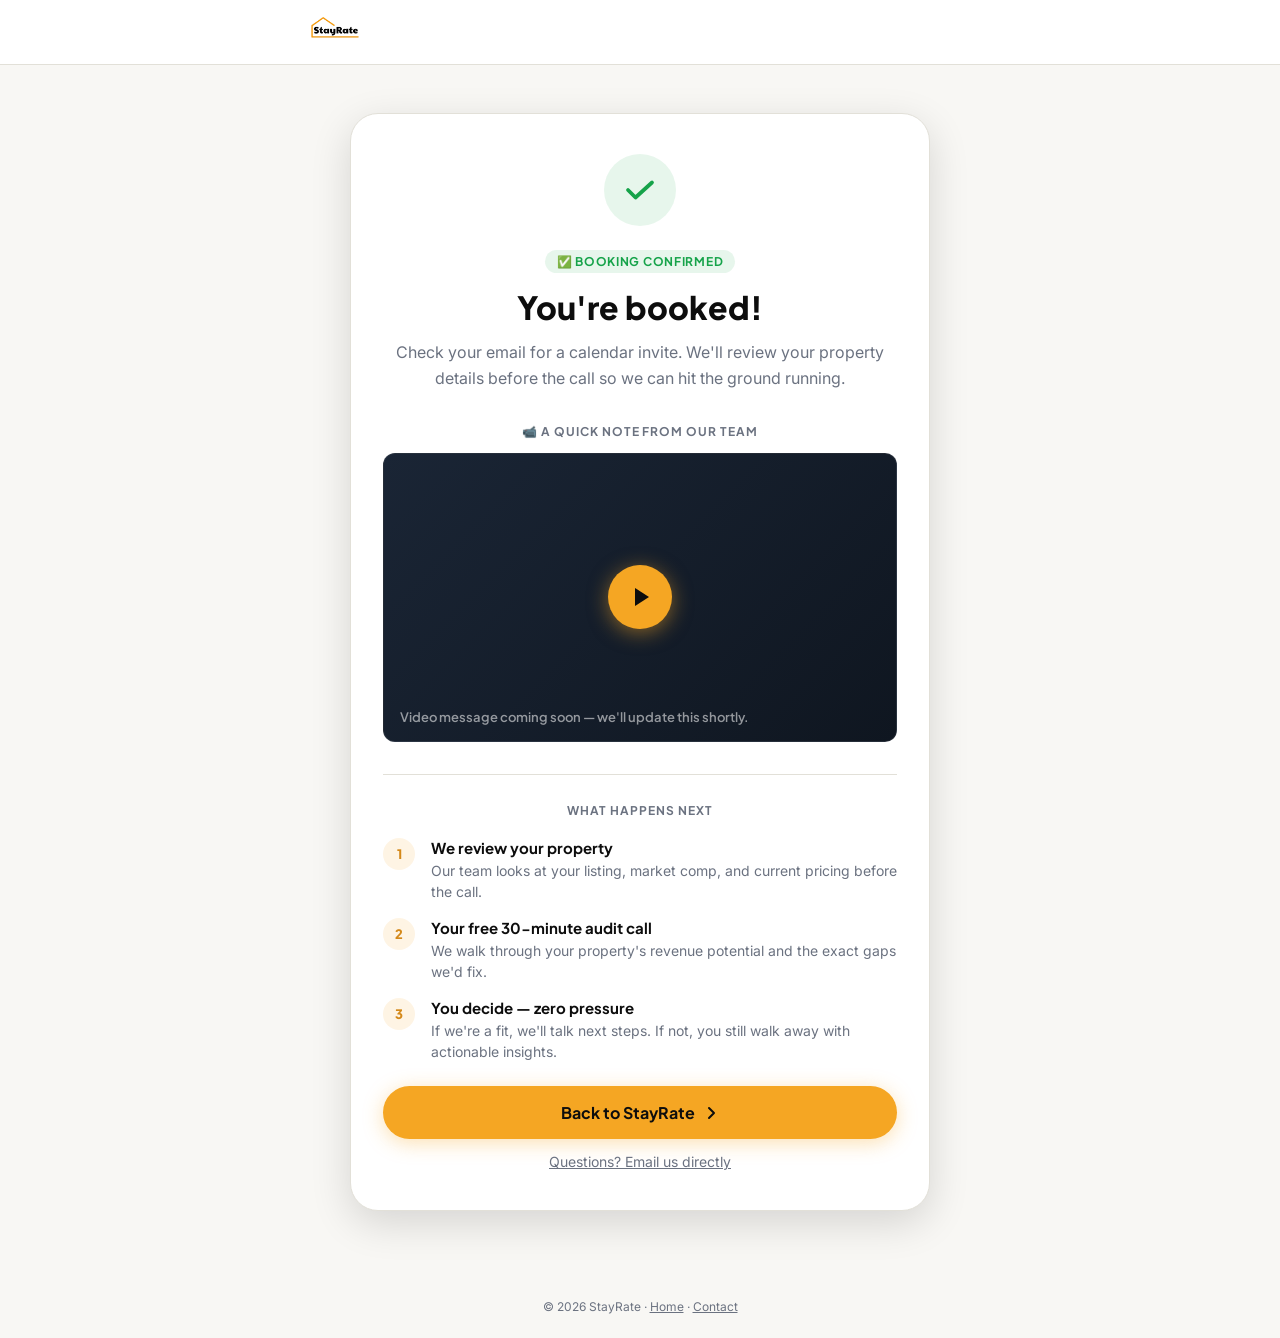
<file: audit-confirmed/index.html>
<!DOCTYPE html>
<html lang="en">
<head>
  <meta charset="UTF-8" />
  <meta name="viewport" content="width=device-width, initial-scale=1.0" />
  <meta name="description" content="You're booked! Your free revenue audit call with StayRate is confirmed." />
  <title>You're Booked! | StayRate</title>

  <link rel="preconnect" href="https://fonts.googleapis.com" />
  <link rel="preconnect" href="https://fonts.gstatic.com" crossorigin />
  <link href="https://fonts.googleapis.com/css2?family=Plus+Jakarta+Sans:wght@400;500;600;700;800&family=Inter:wght@400;500;600&display=swap" rel="stylesheet" />

  <style>
    :root {
      --color-accent:      #F5A623;
      --color-accent-dark: #D4891A;
      --color-black:       #0D0D0D;
      --color-white:       #FFFFFF;
      --color-off-white:   #F8F7F4;
      --color-surface:     #F0EFE9;
      --color-gray-muted:  #6B7280;
      --color-gray-border: #E2E0D8;
      --color-dark-bg:     #0F1620;
      --color-success:     #16A34A;
      --font-heading: 'Plus Jakarta Sans', sans-serif;
      --font-body:    'Inter', sans-serif;
      --shadow-lg: 0 12px 40px rgba(0,0,0,0.14);
      --radius-xl: 28px;
      --radius-md: 12px;
      --radius-full: 9999px;
    }

    *, *::before, *::after { box-sizing: border-box; margin: 0; padding: 0; }
    html { font-size: 16px; }

    body {
      font-family: var(--font-body);
      background-color: var(--color-off-white);
      color: var(--color-black);
      min-height: 100dvh;
      display: flex;
      flex-direction: column;
    }

    /* ---- Header ---- */
    .conf-header {
      background: var(--color-white);
      border-bottom: 1px solid var(--color-gray-border);
    }

    .conf-header-inner {
      max-width: 720px;
      margin: 0 auto;
      padding: 0 1.25rem;
      height: 64px;
      display: flex;
      align-items: center;
    }

    .conf-logo { text-decoration: none; display: flex; align-items: center; }
    .conf-logo-img {
      height: 134px;
      width: auto;
      display: block;
      margin-top: -43px;
      margin-bottom: -43px;
      margin-left: -32px;
      margin-right: -10px;
    }

    /* ---- Main ---- */
    .conf-main {
      flex: 1;
      display: flex;
      flex-direction: column;
      align-items: center;
      padding: 3rem 1.25rem 4rem;
    }

    /* ---- Success Card ---- */
    .conf-card {
      background: var(--color-white);
      border-radius: var(--radius-xl);
      box-shadow: var(--shadow-lg);
      border: 1px solid var(--color-gray-border);
      padding: 2.5rem 2rem;
      width: 100%;
      max-width: 580px;
      text-align: center;
    }

    @media (max-width: 480px) {
      .conf-card { padding: 2rem 1.25rem; border-radius: 20px; }
    }

    /* ---- Animated checkmark ---- */
    .conf-check-wrap {
      width: 72px;
      height: 72px;
      border-radius: var(--radius-full);
      background: rgba(22, 163, 74, 0.1);
      display: flex;
      align-items: center;
      justify-content: center;
      margin: 0 auto 1.5rem;
      animation: checkPop 0.5s cubic-bezier(0.34, 1.56, 0.64, 1) 0.1s both;
    }

    @keyframes checkPop {
      from { transform: scale(0.4); opacity: 0; }
      to   { transform: scale(1);   opacity: 1; }
    }

    .conf-check-svg {
      width: 36px;
      height: 36px;
      stroke: var(--color-success);
      stroke-width: 2.5;
      stroke-linecap: round;
      stroke-linejoin: round;
      fill: none;
    }

    .conf-check-path {
      stroke-dasharray: 50;
      stroke-dashoffset: 50;
      animation: drawCheck 0.4s ease 0.5s forwards;
    }

    @keyframes drawCheck {
      to { stroke-dashoffset: 0; }
    }

    /* ---- Heading ---- */
    .conf-badge {
      display: inline-flex;
      align-items: center;
      gap: 0.375rem;
      background: rgba(22, 163, 74, 0.1);
      color: var(--color-success);
      font-family: var(--font-heading);
      font-size: 0.75rem;
      font-weight: 700;
      letter-spacing: 0.06em;
      text-transform: uppercase;
      padding: 0.25rem 0.75rem;
      border-radius: var(--radius-full);
      margin-bottom: 0.875rem;
    }

    .conf-heading {
      font-family: var(--font-heading);
      font-size: clamp(1.5rem, 5vw, 2rem);
      font-weight: 800;
      color: var(--color-black);
      line-height: 1.25;
      margin-bottom: 0.75rem;
    }

    .conf-sub {
      font-family: var(--font-body);
      font-size: 1rem;
      color: var(--color-gray-muted);
      line-height: 1.65;
      margin-bottom: 2rem;
    }

    /* ---- Divider ---- */
    .conf-divider {
      height: 1px;
      background: var(--color-gray-border);
      margin: 1.75rem 0;
    }

    /* ---- What happens next ---- */
    .conf-next-title {
      font-family: var(--font-heading);
      font-size: 0.75rem;
      font-weight: 700;
      letter-spacing: 0.08em;
      text-transform: uppercase;
      color: var(--color-gray-muted);
      margin-bottom: 1.25rem;
    }

    .conf-steps {
      display: flex;
      flex-direction: column;
      gap: 1rem;
      text-align: left;
    }

    .conf-step {
      display: flex;
      gap: 1rem;
      align-items: flex-start;
    }

    .conf-step-num {
      width: 32px;
      height: 32px;
      border-radius: var(--radius-full);
      background: rgba(245, 166, 35, 0.12);
      color: var(--color-accent-dark);
      font-family: var(--font-heading);
      font-size: 0.8125rem;
      font-weight: 800;
      display: flex;
      align-items: center;
      justify-content: center;
      flex-shrink: 0;
    }

    .conf-step-content { flex: 1; }

    .conf-step-title {
      font-family: var(--font-heading);
      font-size: 0.9375rem;
      font-weight: 700;
      color: var(--color-black);
      margin-bottom: 0.2rem;
    }

    .conf-step-desc {
      font-family: var(--font-body);
      font-size: 0.875rem;
      color: var(--color-gray-muted);
      line-height: 1.5;
    }

    /* ---- Video placeholder ---- */
    .conf-video-wrap {
      margin: 2rem 0;
    }

    .conf-video-label {
      font-family: var(--font-heading);
      font-size: 0.75rem;
      font-weight: 700;
      letter-spacing: 0.08em;
      text-transform: uppercase;
      color: var(--color-gray-muted);
      margin-bottom: 0.875rem;
    }

    /* Placeholder div — replace with <iframe> when video is ready */
    .video-placeholder {
      position: relative;
      width: 100%;
      aspect-ratio: 16 / 9;
      background: linear-gradient(135deg, #1a2535 0%, #0F1620 100%);
      border-radius: var(--radius-md);
      overflow: hidden;
      cursor: pointer;
      display: flex;
      align-items: center;
      justify-content: center;
      border: 1px solid rgba(255,255,255,0.08);
    }

    .video-placeholder-text {
      position: absolute;
      bottom: 1rem;
      left: 1rem;
      right: 1rem;
      font-family: var(--font-heading);
      font-size: 0.8125rem;
      font-weight: 600;
      color: rgba(255,255,255,0.55);
      text-align: left;
    }

    .video-play-btn {
      width: 64px;
      height: 64px;
      border-radius: var(--radius-full);
      background: var(--color-accent);
      display: flex;
      align-items: center;
      justify-content: center;
      box-shadow: 0 4px 20px rgba(245,166,35,0.5);
      transition: transform 0.2s ease, box-shadow 0.2s ease;
    }

    .video-placeholder:hover .video-play-btn {
      transform: scale(1.08);
      box-shadow: 0 6px 28px rgba(245,166,35,0.6);
    }

    .video-play-btn svg {
      width: 24px;
      height: 24px;
      fill: var(--color-black);
      margin-left: 3px; /* optical centering for play triangle */
    }

    /* ---- CTA button ---- */
    .conf-cta-wrap {
      margin-top: 1.5rem;
    }

    .conf-btn {
      display: inline-flex;
      align-items: center;
      justify-content: center;
      gap: 0.5rem;
      font-family: var(--font-heading);
      font-weight: 700;
      font-size: 1rem;
      padding: 1rem 2rem;
      border-radius: var(--radius-full);
      background: var(--color-accent);
      color: var(--color-black);
      text-decoration: none;
      box-shadow: 0 4px 20px rgba(245,166,35,0.35);
      transition: background-color 0.25s ease, transform 0.15s ease;
      width: 100%;
    }

    .conf-btn:hover {
      background-color: var(--color-accent-dark);
      transform: translateY(-2px);
    }

    .conf-btn-secondary {
      display: block;
      text-align: center;
      font-family: var(--font-body);
      font-size: 0.875rem;
      color: var(--color-gray-muted);
      text-decoration: underline;
      margin-top: 0.875rem;
      cursor: pointer;
    }

    .conf-btn-secondary:hover { color: var(--color-black); }

    /* ---- Footer ---- */
    .conf-footer {
      text-align: center;
      padding: 1.5rem;
      font-family: var(--font-body);
      font-size: 0.75rem;
      color: var(--color-gray-muted);
    }

    .conf-footer a { color: var(--color-gray-muted); text-decoration: underline; }

    /* ---- Confetti particles (pure CSS) ---- */
    .confetti-wrap {
      position: fixed;
      top: 0; left: 0; right: 0;
      height: 100vh;
      pointer-events: none;
      overflow: hidden;
      z-index: 999;
    }

    .confetti-piece {
      position: absolute;
      top: -10px;
      width: 8px;
      height: 8px;
      border-radius: 2px;
      animation: confettiFall linear forwards;
    }

    @keyframes confettiFall {
      0%   { transform: translateY(0) rotate(0deg);    opacity: 1; }
      85%  { opacity: 1; }
      100% { transform: translateY(105vh) rotate(720deg); opacity: 0; }
    }
  </style>
</head>
<body>

  <!-- Confetti burst (populated by JS) -->
  <div class="confetti-wrap" id="confetti-wrap" aria-hidden="true"></div>

  <!-- HEADER -->
  <header class="conf-header">
    <div class="conf-header-inner">
      <a href="../index.html" class="conf-logo" aria-label="StayRate Home">
        <img src="../Logo Black Transparent Background.png" alt="StayRate" class="conf-logo-img" />
      </a>
    </div>
  </header>

  <!-- MAIN -->
  <main class="conf-main">

    <div class="conf-card">

      <!-- Animated checkmark -->
      <div class="conf-check-wrap" aria-hidden="true">
        <svg class="conf-check-svg" viewBox="0 0 24 24">
          <polyline class="conf-check-path" points="4,12 9,17 20,7"/>
        </svg>
      </div>

      <div class="conf-badge">✅ Booking Confirmed</div>
      <h1 class="conf-heading" id="conf-heading">You're booked!</h1>
      <p class="conf-sub">
        Check your email for a calendar invite. We'll review your property details before the call so we can hit the ground running.
      </p>

      <!-- Video placeholder -->
      <div class="conf-video-wrap">
        <p class="conf-video-label">📹 A quick note from our team</p>
        <!--
          TO ADD YOUR VIDEO: replace the .video-placeholder div below with:
          <iframe
            src="https://www.youtube.com/embed/YOUR_VIDEO_ID"
            title="A quick note from StayRate"
            frameborder="0"
            allow="accelerometer; autoplay; clipboard-write; encrypted-media; gyroscope; picture-in-picture"
            allowfullscreen
            style="width:100%;aspect-ratio:16/9;border-radius:12px;display:block;"
          ></iframe>
        -->
        <div class="video-placeholder" role="img" aria-label="Video coming soon">
          <div class="video-play-btn" aria-hidden="true">
            <svg viewBox="0 0 24 24"><polygon points="5,3 19,12 5,21"/></svg>
          </div>
          <p class="video-placeholder-text">Video message coming soon — we'll update this shortly.</p>
        </div>
      </div>

      <div class="conf-divider"></div>

      <!-- What happens next -->
      <p class="conf-next-title">What happens next</p>
      <div class="conf-steps">
        <div class="conf-step">
          <div class="conf-step-num">1</div>
          <div class="conf-step-content">
            <p class="conf-step-title">We review your property</p>
            <p class="conf-step-desc">Our team looks at your listing, market comp, and current pricing before the call.</p>
          </div>
        </div>
        <div class="conf-step">
          <div class="conf-step-num">2</div>
          <div class="conf-step-content">
            <p class="conf-step-title">Your free 30-minute audit call</p>
            <p class="conf-step-desc">We walk through your property's revenue potential and the exact gaps we'd fix.</p>
          </div>
        </div>
        <div class="conf-step">
          <div class="conf-step-num">3</div>
          <div class="conf-step-content">
            <p class="conf-step-title">You decide — zero pressure</p>
            <p class="conf-step-desc">If we're a fit, we'll talk next steps. If not, you still walk away with actionable insights.</p>
          </div>
        </div>
      </div>

      <div class="conf-cta-wrap">
        <a href="../index.html" class="conf-btn">
          Back to StayRate
          <svg width="16" height="16" viewBox="0 0 16 16" fill="none" aria-hidden="true">
            <path d="M6 3L11 8L6 13" stroke="currentColor" stroke-width="2" stroke-linecap="round" stroke-linejoin="round"/>
          </svg>
        </a>
        <a href="mailto:Michael@stayrate.io" class="conf-btn-secondary">
          Questions? Email us directly
        </a>
      </div>

    </div>
  </main>

  <footer class="conf-footer">
    © <span id="conf-year"></span> StayRate ·
    <a href="../index.html">Home</a> ·
    <a href="mailto:Michael@stayrate.io">Contact</a>
  </footer>

  <script>
    /* ---- Read name from localStorage (set by booking page after confirmed) ---- */
    let firstName = '';
    try {
      // Primary: short-lived key written by book/index.html just before redirect
      firstName = localStorage.getItem('stayrate_confirmed_name') || '';
      if (firstName) localStorage.removeItem('stayrate_confirmed_name');

      // Fallback 1: quiz state still present (e.g. direct navigation)
      if (!firstName) {
        const raw = localStorage.getItem('stayrate_quiz_v2');
        if (raw) {
          const parsed = JSON.parse(raw);
          firstName = (parsed.data && parsed.data.firstName) || '';
        }
      }
    } catch (_) {}
    // Fallback 2: ?name= URL param (legacy)
    if (!firstName) {
      firstName = new URLSearchParams(window.location.search).get('name') || '';
    }

    if (firstName) {
      const h = document.getElementById('conf-heading');
      if (h) h.textContent = `You're booked, ${firstName}!`;
    }

    /* ---- Footer year ---- */
    document.getElementById('conf-year').textContent = new Date().getFullYear();

    /* ---- Confetti burst ---- */
    (function launchConfetti() {
      const wrap   = document.getElementById('confetti-wrap');
      const colors = ['#F5A623', '#D4891A', '#0D0D0D', '#16A34A', '#FFFFFF', '#F0EFE9'];
      const count  = 60;

      for (let i = 0; i < count; i++) {
        const piece = document.createElement('div');
        piece.className = 'confetti-piece';

        const color    = colors[Math.floor(Math.random() * colors.length)];
        const left     = Math.random() * 100;
        const delay    = Math.random() * 1.2;
        const duration = 2.2 + Math.random() * 2;
        const size     = 6 + Math.floor(Math.random() * 7);

        piece.style.cssText = `
          left: ${left}%;
          width: ${size}px;
          height: ${size}px;
          background-color: ${color};
          animation-duration: ${duration}s;
          animation-delay: ${delay}s;
          border-radius: ${Math.random() > 0.5 ? '50%' : '2px'};
        `;

        wrap.appendChild(piece);
      }

      // Remove confetti from DOM after 6 seconds
      setTimeout(() => { wrap.remove(); }, 6000);
    })();
  </script>

</body>
</html>
</file>
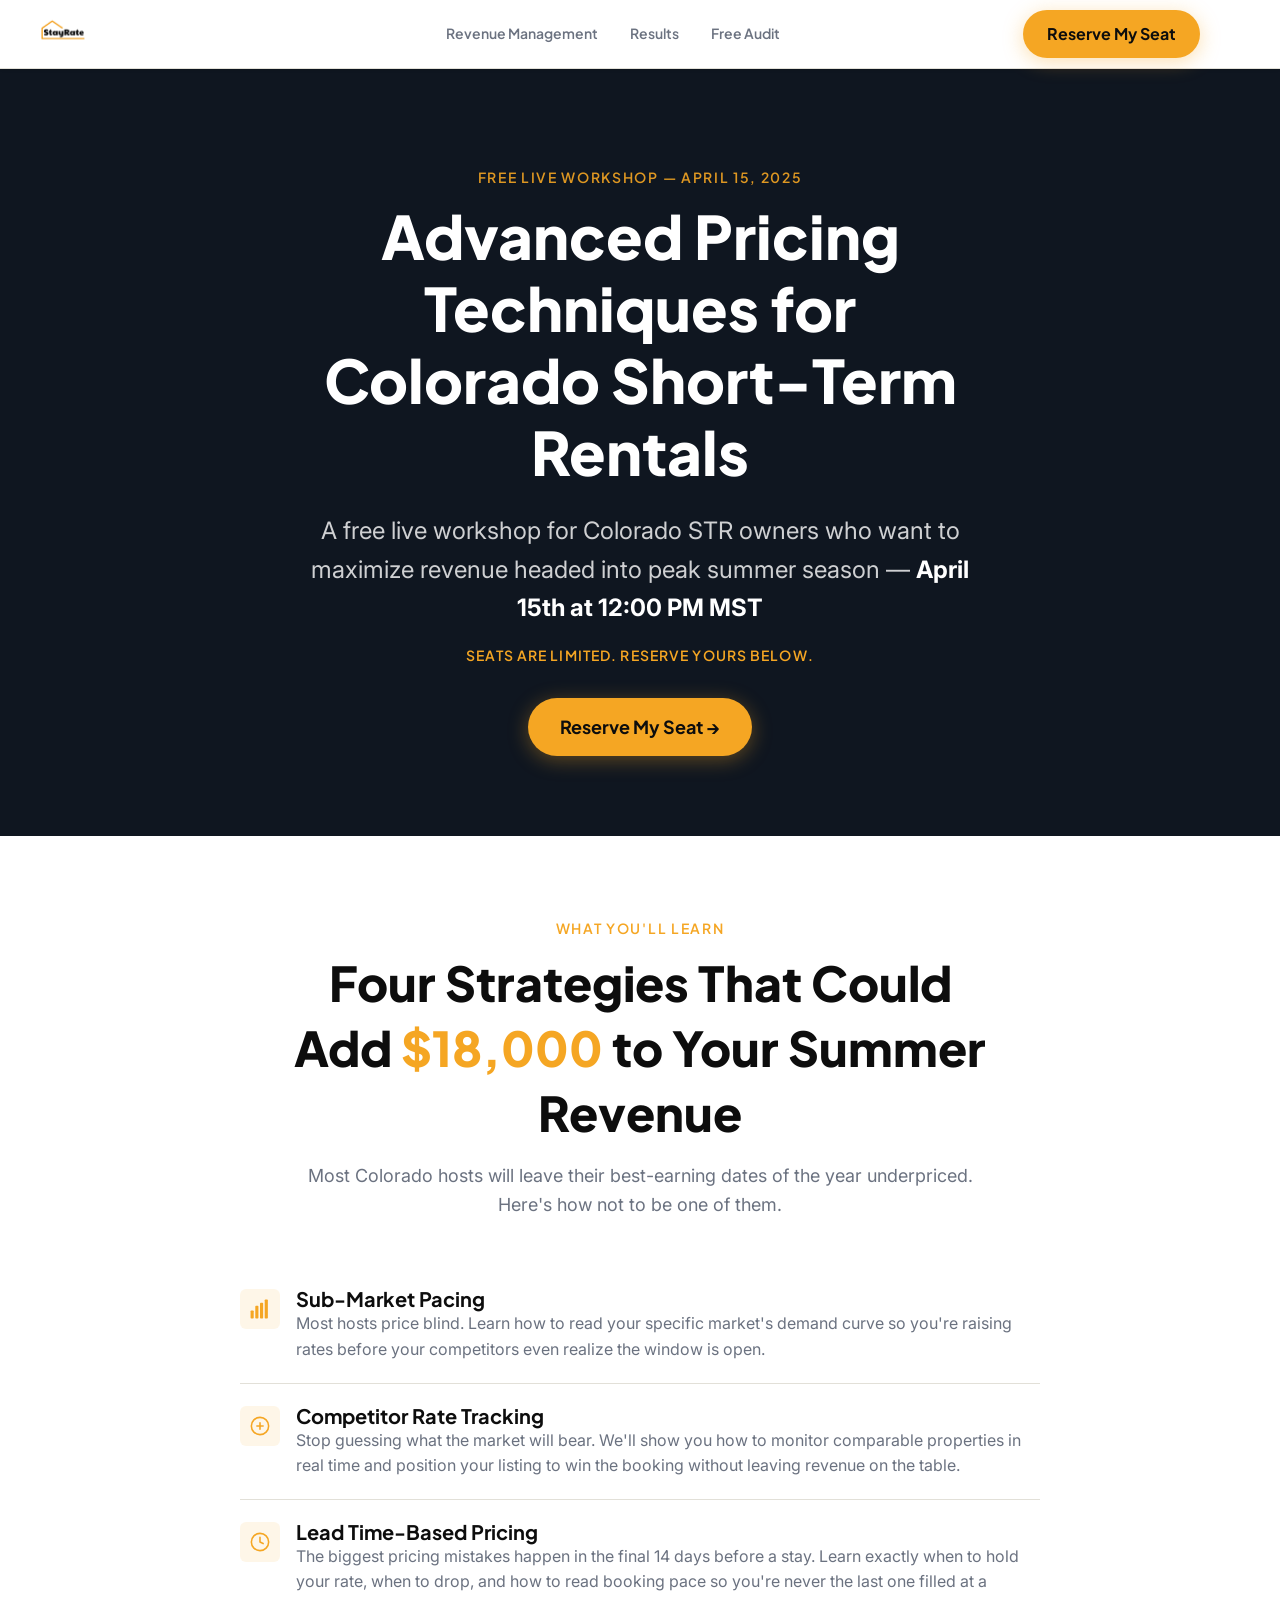
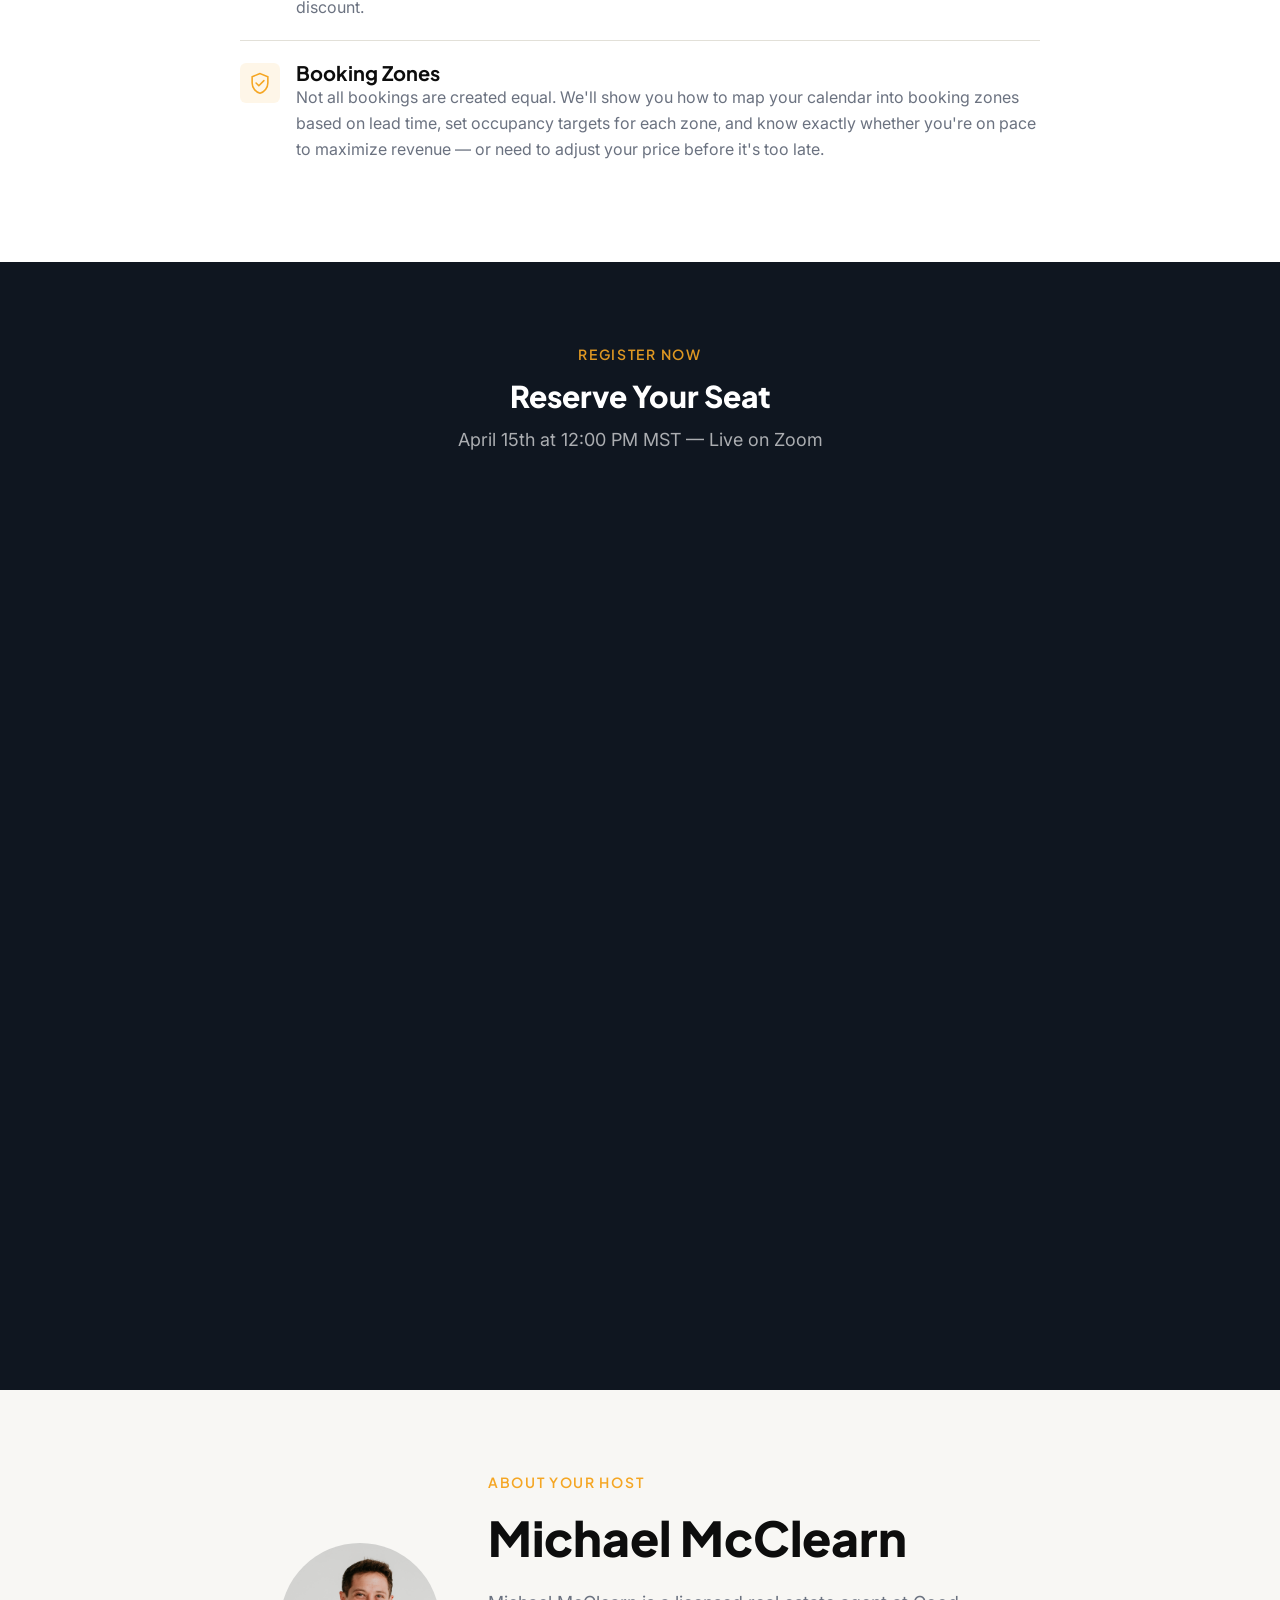
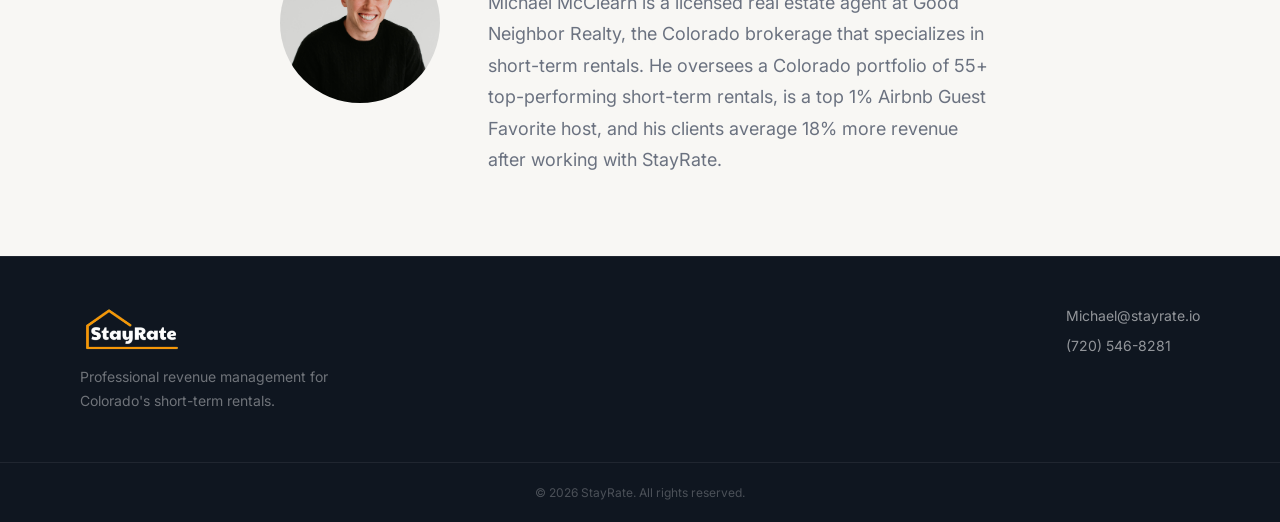
<file: workshop/index.html>
<!DOCTYPE html>
<html lang="en">
<head>
  <meta charset="UTF-8" />
  <meta name="viewport" content="width=device-width, initial-scale=1.0" />
  <meta name="description" content="Free live workshop: Advanced Pricing Techniques for Colorado Short-Term Rentals. April 15th at 12:00 PM MST. Reserve your seat now." />
  <title>Free Workshop: Advanced Pricing Techniques for Colorado STRs | StayRate</title>

  <!-- Google Fonts: Plus Jakarta Sans (headings) + Inter (body) -->
  <link rel="preconnect" href="https://fonts.googleapis.com" />
  <link rel="preconnect" href="https://fonts.gstatic.com" crossorigin />
  <link href="https://fonts.googleapis.com/css2?family=Plus+Jakarta+Sans:wght@400;500;600;700;800&family=Inter:wght@400;500;600&display=swap" rel="stylesheet" />

  <link rel="stylesheet" href="../style.css" />
  <link rel="stylesheet" href="workshop.css" />
</head>
<body>

  <!-- ================================================
       HEADER / NAVIGATION
  ================================================ -->
  <header class="site-header" id="site-header">
    <div class="container header-inner">
      <a href="../index.html" class="logo" aria-label="StayRate Home">
        <img src="../Logo Black Transparent Background.png" alt="StayRate" class="logo-img" />
      </a>
      <nav class="main-nav" aria-label="Main navigation">
        <ul class="nav-list">
          <li><a href="../index.html" class="nav-link">Revenue Management</a></li>
          <li><a href="../case-studies.html" class="nav-link">Results</a></li>
          <li><a href="../revenue-audit/start/index.html" class="nav-link">Free Audit</a></li>
        </ul>
      </nav>
      <a href="#register" class="btn btn-primary nav-cta">Reserve My Seat</a>
      <button class="hamburger" id="hamburger" aria-label="Open menu" aria-expanded="false" aria-controls="mobile-menu">
        <span class="hamburger-bar"></span>
        <span class="hamburger-bar"></span>
        <span class="hamburger-bar"></span>
      </button>
    </div>
    <div class="mobile-menu" id="mobile-menu" aria-hidden="true">
      <nav aria-label="Mobile navigation">
        <ul class="mobile-nav-list">
          <li><a href="../index.html" class="mobile-nav-link">Revenue Management</a></li>
          <li><a href="../case-studies.html" class="mobile-nav-link">Results</a></li>
          <li><a href="../revenue-audit/start/index.html" class="mobile-nav-link">Free Audit</a></li>
        </ul>
        <a href="#register" class="btn btn-primary mobile-cta">Reserve My Seat</a>
      </nav>
    </div>
  </header>


  <main>

    <!-- ================================================
         HERO SECTION
    ================================================ -->
    <section class="ws-hero">
      <div class="container ws-hero-inner">
        <p class="eyebrow">Free Live Workshop — April 15, 2025</p>
        <h1 class="ws-hero-headline">
          Advanced Pricing Techniques for Colorado Short-Term Rentals
        </h1>
        <p class="ws-hero-subhead">
          A free live workshop for Colorado STR owners who want to maximize revenue headed into peak summer season — <strong>April 15th at 12:00 PM MST</strong>
        </p>
        <p class="ws-urgency">Seats are limited. Reserve yours below.</p>
        <a href="#register" class="btn btn-primary btn-lg ws-hero-cta">Reserve My Seat &rarr;</a>
      </div>
    </section>


    <!-- ================================================
         WHAT YOU'LL LEARN
    ================================================ -->
    <section class="ws-learn" id="learn">
      <div class="container">
        <div class="ws-section-header">
          <p class="eyebrow">What You'll Learn</p>
          <h2 class="section-headline">Four Strategies That Could Add <span class="text-accent">$18,000</span> to Your Summer Revenue</h2>
          <p class="ws-learn-subtitle">Most Colorado hosts will leave their best-earning dates of the year underpriced. Here's how not to be one of them.</p>
        </div>

        <div class="ws-learn-rows">

          <div class="ws-learn-row">
            <div class="ws-learn-row-icon" aria-hidden="true">
              <svg width="22" height="22" viewBox="0 0 28 28" fill="none"><rect x="2" y="16" width="4" height="10" rx="1" fill="#F5A623"/><rect x="8" y="10" width="4" height="16" rx="1" fill="#F5A623"/><rect x="14" y="6" width="4" height="20" rx="1" fill="#F5A623"/><rect x="20" y="2" width="4" height="24" rx="1" fill="#F5A623"/></svg>
            </div>
            <div class="ws-learn-row-text">
              <h3 class="ws-learn-title">Sub-Market Pacing</h3>
              <p class="ws-learn-desc">Most hosts price blind. Learn how to read your specific market's demand curve so you're raising rates before your competitors even realize the window is open.</p>
            </div>
          </div>

          <div class="ws-learn-row">
            <div class="ws-learn-row-icon" aria-hidden="true">
              <svg width="22" height="22" viewBox="0 0 28 28" fill="none"><circle cx="14" cy="14" r="11" stroke="#F5A623" stroke-width="2"/><path d="M10 14h8M14 10v8" stroke="#F5A623" stroke-width="2" stroke-linecap="round"/></svg>
            </div>
            <div class="ws-learn-row-text">
              <h3 class="ws-learn-title">Competitor Rate Tracking</h3>
              <p class="ws-learn-desc">Stop guessing what the market will bear. We'll show you how to monitor comparable properties in real time and position your listing to win the booking without leaving revenue on the table.</p>
            </div>
          </div>

          <div class="ws-learn-row">
            <div class="ws-learn-row-icon" aria-hidden="true">
              <svg width="22" height="22" viewBox="0 0 28 28" fill="none"><circle cx="14" cy="14" r="11" stroke="#F5A623" stroke-width="2"/><path d="M14 8v6l4 2" stroke="#F5A623" stroke-width="2" stroke-linecap="round" stroke-linejoin="round"/></svg>
            </div>
            <div class="ws-learn-row-text">
              <h3 class="ws-learn-title">Lead Time-Based Pricing</h3>
              <p class="ws-learn-desc">The biggest pricing mistakes happen in the final 14 days before a stay. Learn exactly when to hold your rate, when to drop, and how to read booking pace so you're never the last one filled at a discount.</p>
            </div>
          </div>

          <div class="ws-learn-row">
            <div class="ws-learn-row-icon" aria-hidden="true">
              <svg width="22" height="22" viewBox="0 0 28 28" fill="none"><path d="M14 2L4 6v8c0 6.075 4.477 11.722 10 13 5.523-1.278 10-6.925 10-13V6L14 2z" stroke="#F5A623" stroke-width="2" fill="none"/><path d="M9 14l3.5 3.5L19 11" stroke="#F5A623" stroke-width="2" stroke-linecap="round" stroke-linejoin="round"/></svg>
            </div>
            <div class="ws-learn-row-text">
              <h3 class="ws-learn-title">Booking Zones</h3>
              <p class="ws-learn-desc">Not all bookings are created equal. We'll show you how to map your calendar into booking zones based on lead time, set occupancy targets for each zone, and know exactly whether you're on pace to maximize revenue — or need to adjust your price before it's too late.</p>
            </div>
          </div>

        </div>
      </div>
    </section>


    <!-- ================================================
         REGISTRATION FORM
    ================================================ -->
    <section class="ws-register" id="register">
      <div class="container ws-register-inner">
        <div class="ws-register-header">
          <p class="eyebrow eyebrow-light">Register Now</p>
          <h2 class="ws-register-headline">Reserve Your Seat</h2>
          <p class="ws-register-sub">April 15th at 12:00 PM MST &mdash; Live on Zoom</p>
        </div>

        <!-- GHL FORM EMBED -->
        <div id="ws-form-container" class="ws-ghl-form">
          <iframe
            src="https://api.leadconnectorhq.com/widget/form/tN2OEt83G7gsa5hEfnpU"
            style="width:100%;height:100%;border:none;border-radius:3px"
            id="inline-tN2OEt83G7gsa5hEfnpU"
            data-layout="{'id':'INLINE'}"
            data-trigger-type="alwaysShow"
            data-trigger-value=""
            data-activation-type="alwaysActivated"
            data-activation-value=""
            data-deactivation-type="neverDeactivate"
            data-deactivation-value=""
            data-form-name="StayRate Summer Workshop — April 15"
            data-height="792"
            data-layout-iframe-id="inline-tN2OEt83G7gsa5hEfnpU"
            data-form-id="tN2OEt83G7gsa5hEfnpU"
            title="StayRate Summer Workshop — April 15"
          ></iframe>
          <script src="https://link.msgsndr.com/js/form_embed.js"></script>
        </div>
        <!-- END GHL FORM EMBED -->

      </div>
    </section>


    <!-- ================================================
         ABOUT YOUR HOST
    ================================================ -->
    <section class="ws-host" id="host">
      <div class="container ws-host-inner">
        <div class="ws-host-photo">
          <img src="michael.jpg" alt="Michael McClearn" class="ws-headshot-img" />
        </div>
        <div class="ws-host-text">
          <p class="eyebrow">About Your Host</p>
          <h2 class="section-headline">Michael McClearn</h2>
          <p class="ws-host-bio">
            Michael McClearn is a licensed real estate agent at Good Neighbor Realty, the Colorado brokerage that specializes in short-term rentals. He oversees a Colorado portfolio of 55+ top-performing short-term rentals, is a top 1% Airbnb Guest Favorite host, and his clients average 18% more revenue after working with StayRate.
          </p>
        </div>
      </div>
    </section>

  </main>


  <!-- ================================================
       FOOTER
  ================================================ -->
  <footer class="site-footer">
    <div class="container footer-inner">
      <div class="footer-brand">
        <a href="../index.html" class="logo logo-footer" aria-label="StayRate Home">
          <img src="../Logo White Transparent Background.png" alt="StayRate" class="logo-img logo-img--footer" />
        </a>
        <p class="footer-tagline">Professional revenue management for Colorado's short-term rentals.</p>
      </div>
      <div class="footer-contact">
        <a href="mailto:Michael@stayrate.io">Michael@stayrate.io</a>
        <a href="tel:7205468281">(720) 546-8281</a>
      </div>
    </div>
    <div class="footer-bottom">
      <div class="container">
        <p>&copy; <span id="footer-year"></span> StayRate. All rights reserved.</p>
      </div>
    </div>
  </footer>

  <script src="../script.js"></script>
  <script src="workshop.js"></script>
</body>
</html>
</file>
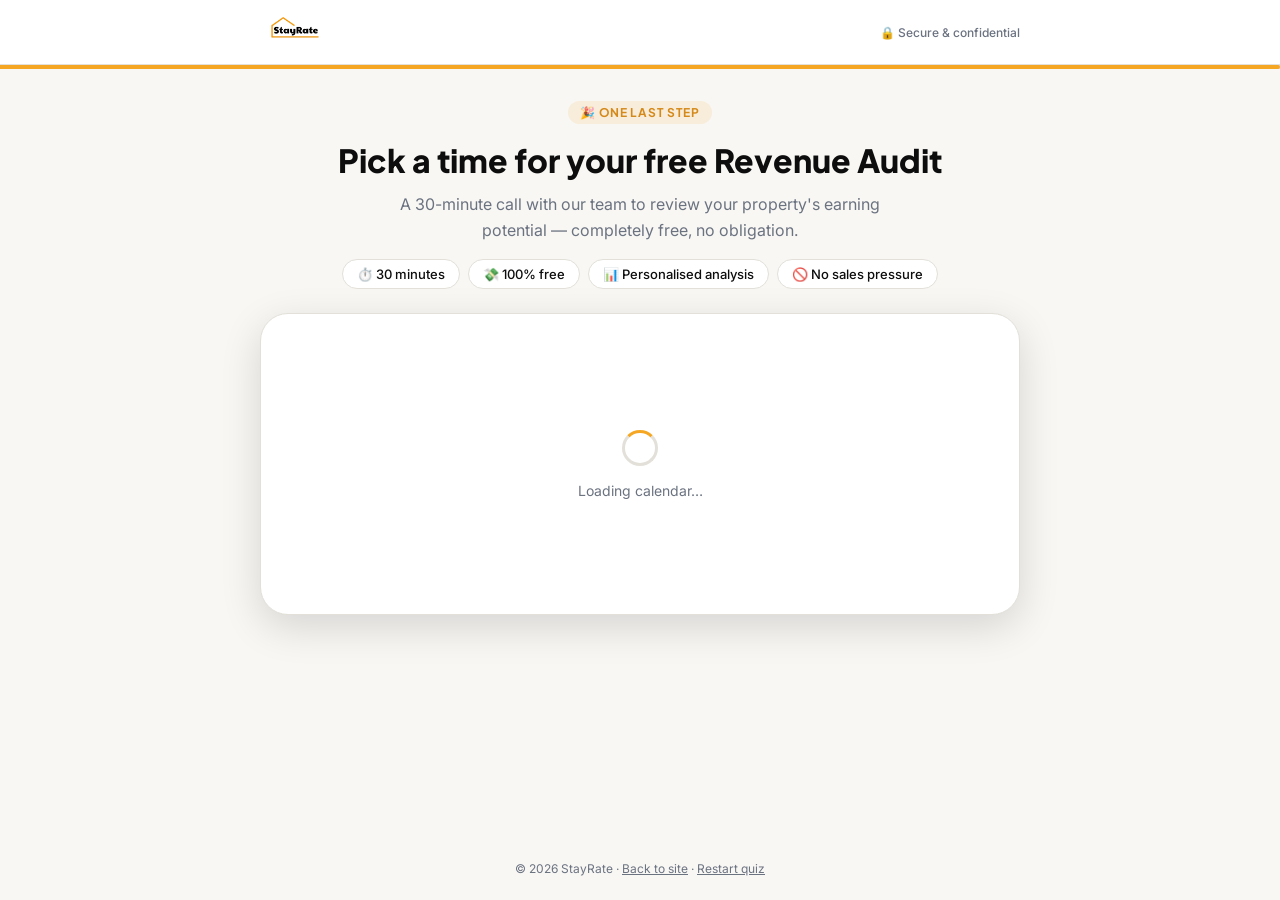
<file: revenue-audit/book/index.html>
<!DOCTYPE html>
<html lang="en">
<head>
  <meta charset="UTF-8" />
  <meta name="viewport" content="width=device-width, initial-scale=1.0" />
  <meta name="description" content="Book your free revenue audit call with StayRate." />
  <title>Book Your Free Audit | StayRate</title>

  <link rel="preconnect" href="https://fonts.googleapis.com" />
  <link rel="preconnect" href="https://fonts.gstatic.com" crossorigin />
  <link href="https://fonts.googleapis.com/css2?family=Plus+Jakarta+Sans:wght@400;500;600;700;800&family=Inter:wght@400;500;600&display=swap" rel="stylesheet" />

  <!-- Calendly widget CSS -->
  <link href="https://assets.calendly.com/assets/external/widget.css" rel="stylesheet" />

  <style>
    /* ---- Design tokens (mirrors site) ---- */
    :root {
      --color-accent:      #F5A623;
      --color-accent-dark: #D4891A;
      --color-black:       #0D0D0D;
      --color-white:       #FFFFFF;
      --color-off-white:   #F8F7F4;
      --color-gray-muted:  #6B7280;
      --color-gray-border: #E2E0D8;
      --color-dark-bg:     #0F1620;
      --font-heading: 'Plus Jakarta Sans', sans-serif;
      --font-body:    'Inter', sans-serif;
      --fw-bold: 700;
      --fw-semibold: 600;
      --shadow-lg: 0 12px 40px rgba(0,0,0,0.14);
      --radius-xl: 28px;
    }

    *, *::before, *::after { box-sizing: border-box; margin: 0; padding: 0; }
    html { font-size: 16px; }

    body {
      font-family: var(--font-body);
      background-color: var(--color-off-white);
      color: var(--color-black);
      min-height: 100dvh;
      display: flex;
      flex-direction: column;
    }

    /* Header */
    .book-header {
      background: var(--color-white);
      border-bottom: 1px solid var(--color-gray-border);
      position: sticky;
      top: 0;
      z-index: 50;
    }

    .book-header-inner {
      max-width: 800px;
      margin: 0 auto;
      padding: 0 1.25rem;
      height: 64px;
      display: flex;
      align-items: center;
      justify-content: space-between;
    }

    .book-logo { text-decoration: none; display: flex; align-items: center; }
    .book-logo-img {
      height: 134px;
      width: auto;
      display: block;
      margin-top: -43px;
      margin-bottom: -43px;
      margin-left: -32px;
      margin-right: -10px;
    }

    .book-trust {
      display: flex;
      align-items: center;
      gap: 0.25rem;
      color: var(--color-gray-muted);
      font-size: 0.75rem;
      font-weight: 500;
    }

    /* Progress bar — static 100% since this is the final step */
    .book-progress-wrap {
      height: 4px;
      background-color: var(--color-gray-border);
    }
    .book-progress-fill {
      height: 100%;
      background-color: var(--color-accent);
      width: 100%;
      border-radius: 0 2px 2px 0;
    }

    /* Hero text above calendly */
    .book-main {
      flex: 1;
      max-width: 800px;
      margin: 0 auto;
      width: 100%;
      padding: 2rem 1.25rem 3rem;
    }

    .book-hero {
      text-align: center;
      margin-bottom: 1.5rem;
    }

    .book-badge {
      display: inline-flex;
      align-items: center;
      gap: 0.5rem;
      background: rgba(245,166,35,0.12);
      color: #D4891A;
      font-family: var(--font-heading);
      font-size: 0.75rem;
      font-weight: 700;
      letter-spacing: 0.06em;
      text-transform: uppercase;
      padding: 0.25rem 0.75rem;
      border-radius: 9999px;
      margin-bottom: 1rem;
    }

    .book-heading {
      font-family: var(--font-heading);
      font-size: clamp(1.5rem, 4vw, 2rem);
      font-weight: 800;
      color: var(--color-black);
      margin-bottom: 0.75rem;
      line-height: 1.25;
    }

    .book-sub {
      font-family: var(--font-body);
      font-size: 1rem;
      color: var(--color-gray-muted);
      line-height: 1.6;
      max-width: 520px;
      margin: 0 auto;
    }

    /* What to expect chips */
    .book-chips {
      display: flex;
      flex-wrap: wrap;
      justify-content: center;
      gap: 0.5rem;
      margin-top: 1rem;
    }

    .book-chip {
      font-family: var(--font-body);
      font-size: 0.8125rem;
      font-weight: 500;
      color: var(--color-black);
      background: var(--color-white);
      border: 1px solid var(--color-gray-border);
      border-radius: 9999px;
      padding: 0.375rem 0.875rem;
      display: inline-flex;
      align-items: center;
      gap: 0.375rem;
    }

    /* Calendly embed wrapper */
    .calendly-wrap {
      border-radius: var(--radius-xl);
      overflow: hidden;
      box-shadow: var(--shadow-lg);
      background: var(--color-white);
      border: 1px solid var(--color-gray-border);
    }

    .calendly-inline-widget {
      min-width: 320px;
      height: 700px;
      display: none; /* shown by JS after initInlineWidget */
    }

    /* Loading state */
    .calendly-loading {
      display: flex;
      flex-direction: column;
      align-items: center;
      justify-content: center;
      height: 300px;
      gap: 1rem;
      color: var(--color-gray-muted);
      font-family: var(--font-body);
      font-size: 0.875rem;
    }

    .calendly-spinner {
      width: 36px;
      height: 36px;
      border: 3px solid var(--color-gray-border);
      border-top-color: var(--color-accent);
      border-radius: 50%;
      animation: spin 0.8s linear infinite;
    }

    @keyframes spin {
      to { transform: rotate(360deg); }
    }

    /* Footer */
    .book-footer {
      text-align: center;
      padding: 1.5rem;
      font-family: var(--font-body);
      font-size: 0.75rem;
      color: var(--color-gray-muted);
    }
    .book-footer a { color: var(--color-gray-muted); text-decoration: underline; }

    @media (max-width: 480px) {
      .calendly-inline-widget { height: 650px; }
      .book-chips { flex-direction: column; align-items: center; }
    }
  </style>
</head>
<body>

  <!-- HEADER -->
  <header class="book-header">
    <div class="book-header-inner">
      <a href="../../index.html" class="book-logo" aria-label="StayRate Home">
        <img src="../../Logo Black Transparent Background.png" alt="StayRate" class="book-logo-img" />
      </a>
      <div class="book-trust">🔒 Secure &amp; confidential</div>
    </div>
  </header>

  <!-- PROGRESS — 100% complete -->
  <div class="book-progress-wrap" aria-hidden="true">
    <div class="book-progress-fill"></div>
  </div>

  <!-- MAIN -->
  <main class="book-main">

    <div class="book-hero">
      <div class="book-badge">🎉 One last step</div>
      <h1 class="book-heading" id="book-heading">Pick a time for your free Revenue Audit</h1>
      <p class="book-sub">A 30-minute call with our team to review your property's earning potential — completely free, no obligation.</p>
      <div class="book-chips">
        <span class="book-chip">⏱️ 30 minutes</span>
        <span class="book-chip">💸 100% free</span>
        <span class="book-chip">📊 Personalised analysis</span>
        <span class="book-chip">🚫 No sales pressure</span>
      </div>
    </div>

    <!-- Calendly inline widget -->
    <div class="calendly-wrap">
      <div class="calendly-loading" id="calendly-loading" aria-live="polite">
        <div class="calendly-spinner"></div>
        <span>Loading calendar…</span>
      </div>
      <div
        class="calendly-inline-widget"
        id="calendly-widget"
        aria-label="Booking calendar"
      ></div>
    </div>

  </main>

  <footer class="book-footer">
    © <span id="book-year"></span> StayRate ·
    <a href="../../index.html">Back to site</a> ·
    <a href="../start/index.html">Restart quiz</a>
  </footer>

  <!-- Calendly widget JS -->
  <script src="https://assets.calendly.com/assets/external/widget.js" type="text/javascript" async></script>

  <script>
    /* ---- Read state from localStorage ---- */
    const STORAGE_KEY = 'stayrate_quiz_v2';
    let quizData = {};
    try {
      const raw = localStorage.getItem(STORAGE_KEY);
      if (raw) quizData = JSON.parse(raw).data || {};
    } catch (_) {}

    const firstName = quizData.firstName || '';
    const lastName  = quizData.lastName  || '';
    const email     = quizData.email     || '';
    const phone     = quizData.phone     || '';
    const locations = quizData.locations || [];   // array of address strings

    /* ---- Personalise heading ---- */
    if (firstName) {
      document.getElementById('book-heading').textContent =
        `${firstName}, pick a time for your free Revenue Audit`;
    }

    /* ---- Build Calendly URL with prefill ---- */
    function buildCalendlyURL() {
      const base   = 'https://calendly.com/stayrate/free-revenue-audit';
      const params = new URLSearchParams();

      const fullName = [firstName, lastName].filter(Boolean).join(' ');
      if (fullName) params.set('name',  fullName);
      if (email)    params.set('email', email);
      // phone is passed via prefill.smsReminderNumber in initInlineWidget (not a URL param)

      // a1 = first custom question on the event (property address)
      const propSummary = locations.filter(Boolean).join(' | ');
      if (propSummary) params.set('a1', propSummary);

      params.set('utm_source', 'revenue_audit_funnel');

      const queryStr = params.toString();
      return queryStr ? `${base}?${queryStr}` : base;
    }

    /* ---- Init Calendly embed once script loads ---- */
    function initCalendly() {
      const widget  = document.getElementById('calendly-widget');
      const loading = document.getElementById('calendly-loading');

      // Widget must be visible in the DOM before Calendly initializes into it
      widget.style.display = 'block';

      // Build prefill object — customAnswers keys (a1, a2…) map to your
      // Calendly event's custom questions in order.
      // ┌─────────────────────────────────────────────────────────────┐
      // │  In your Calendly event settings, make sure you have:       │
      // │  • Name field    — enabled (built-in)                       │
      // │  • Email field   — enabled (built-in)                       │
      // │  • Phone number  — enabled (built-in, under "Invitee")      │
      // │  • Custom Q1     — e.g. "Property address(es)"              │
      // └─────────────────────────────────────────────────────────────┘
      const propSummary = locations.filter(Boolean).join(' | ');
      const prefillData = {
        name:               [firstName, lastName].filter(Boolean).join(' '),
        email:              email,
        smsReminderNumber:  phone || undefined,   // pre-fills Calendly's phone/SMS field
        customAnswers: {
          a1: propSummary || undefined,           // custom question 1 = property address
        },
      };

      Calendly.initInlineWidget({
        url:           buildCalendlyURL(),
        parentElement: widget,
        prefill:       prefillData,
      });

      // Hide the spinner once the Calendly iframe has loaded
      const iframe = widget.querySelector('iframe');
      function hideSpinner() { loading.style.display = 'none'; }

      if (iframe) {
        iframe.addEventListener('load', hideSpinner);
      } else {
        // Fallback: poll for iframe then listen
        const observer = new MutationObserver(function() {
          const f = widget.querySelector('iframe');
          if (f) {
            observer.disconnect();
            f.addEventListener('load', hideSpinner);
          }
        });
        observer.observe(widget, { childList: true, subtree: true });
        // Hard fallback: hide spinner after 4s regardless
        setTimeout(hideSpinner, 4000);
      }
    }

    /* ---- Wait for Calendly script to load ---- */
    function waitForCalendly() {
      if (typeof Calendly !== 'undefined') {
        initCalendly();
      } else {
        setTimeout(waitForCalendly, 200);
      }
    }
    waitForCalendly();

    /* ---- Listen for booking confirmation ---- */
    window.addEventListener('message', function (e) {
      if (e.data && e.data.event === 'calendly.event_scheduled') {
        // Preserve firstName for the confirmation page before clearing quiz state
        try {
          if (firstName) localStorage.setItem('stayrate_confirmed_name', firstName);
          localStorage.removeItem(STORAGE_KEY);
        } catch (_) {}
        window.location.href = '../../audit-confirmed/index.html';
      }
    });

    /* ---- Footer year ---- */
    document.getElementById('book-year').textContent = new Date().getFullYear();
  </script>

</body>
</html>
</file>
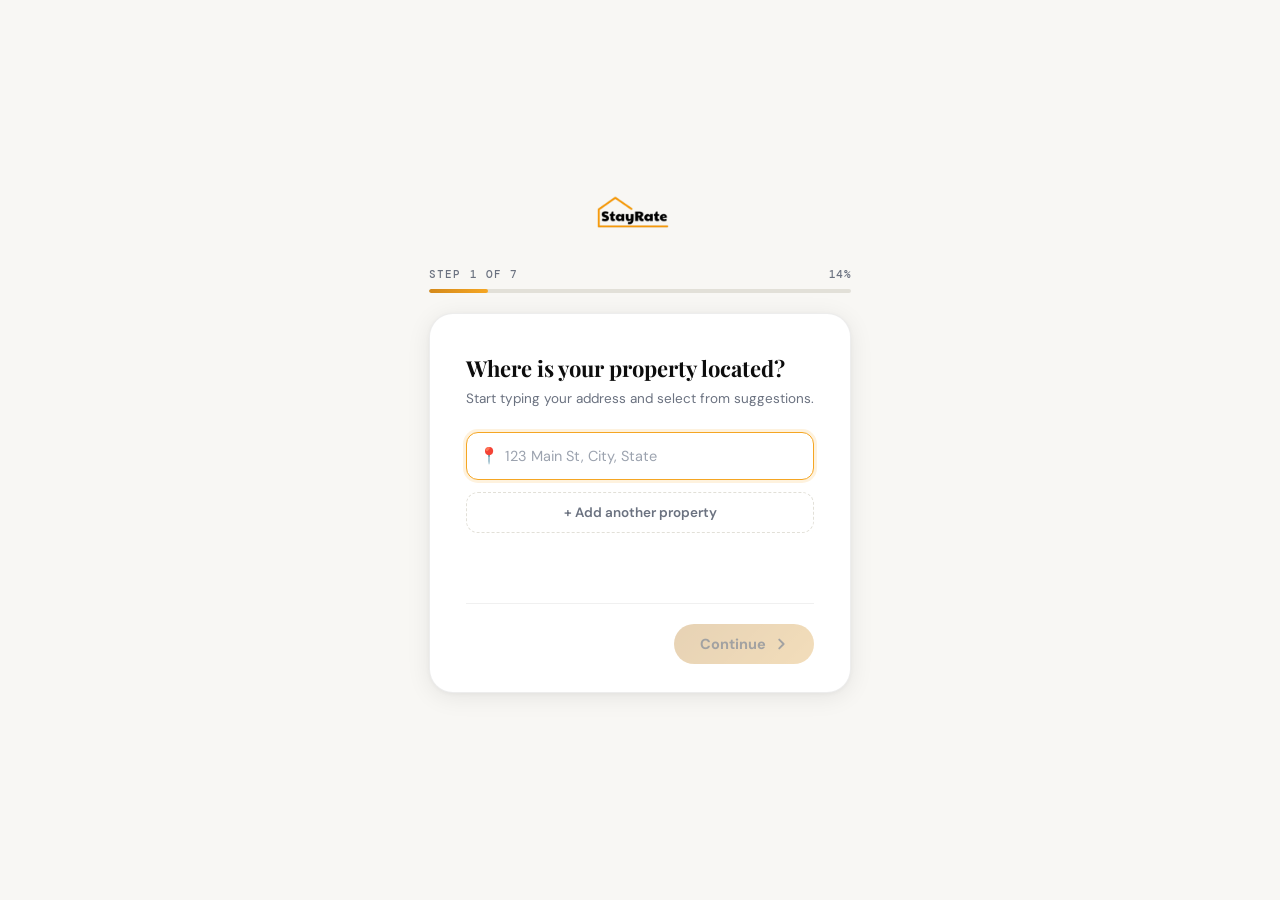
<file: revenue-audit/start/index.html>
<!DOCTYPE html>
<html lang="en">
<head>
  <meta charset="UTF-8" />
  <meta name="viewport" content="width=device-width, initial-scale=1.0" />
  <meta name="description" content="Get your free personalized pricing report — answer 6 quick questions." />
  <title>Free Revenue Audit | StayRate</title>

  <!-- Fonts -->
  <link rel="preconnect" href="https://fonts.googleapis.com" />
  <link rel="preconnect" href="https://fonts.gstatic.com" crossorigin />
  <link href="https://fonts.googleapis.com/css2?family=DM+Sans:wght@400;500;600;700&family=DM+Mono:wght@400;500&family=Playfair+Display:wght@600;700&display=swap" rel="stylesheet" />

  <link rel="stylesheet" href="funnel.css" />
</head>
<body class="funnel-body">

  <!-- Page shell — JS fully controls everything inside #funnel-root -->
  <div id="funnel-root"></div>

  <script src="funnel.js"></script>
</body>
</html>
</file>
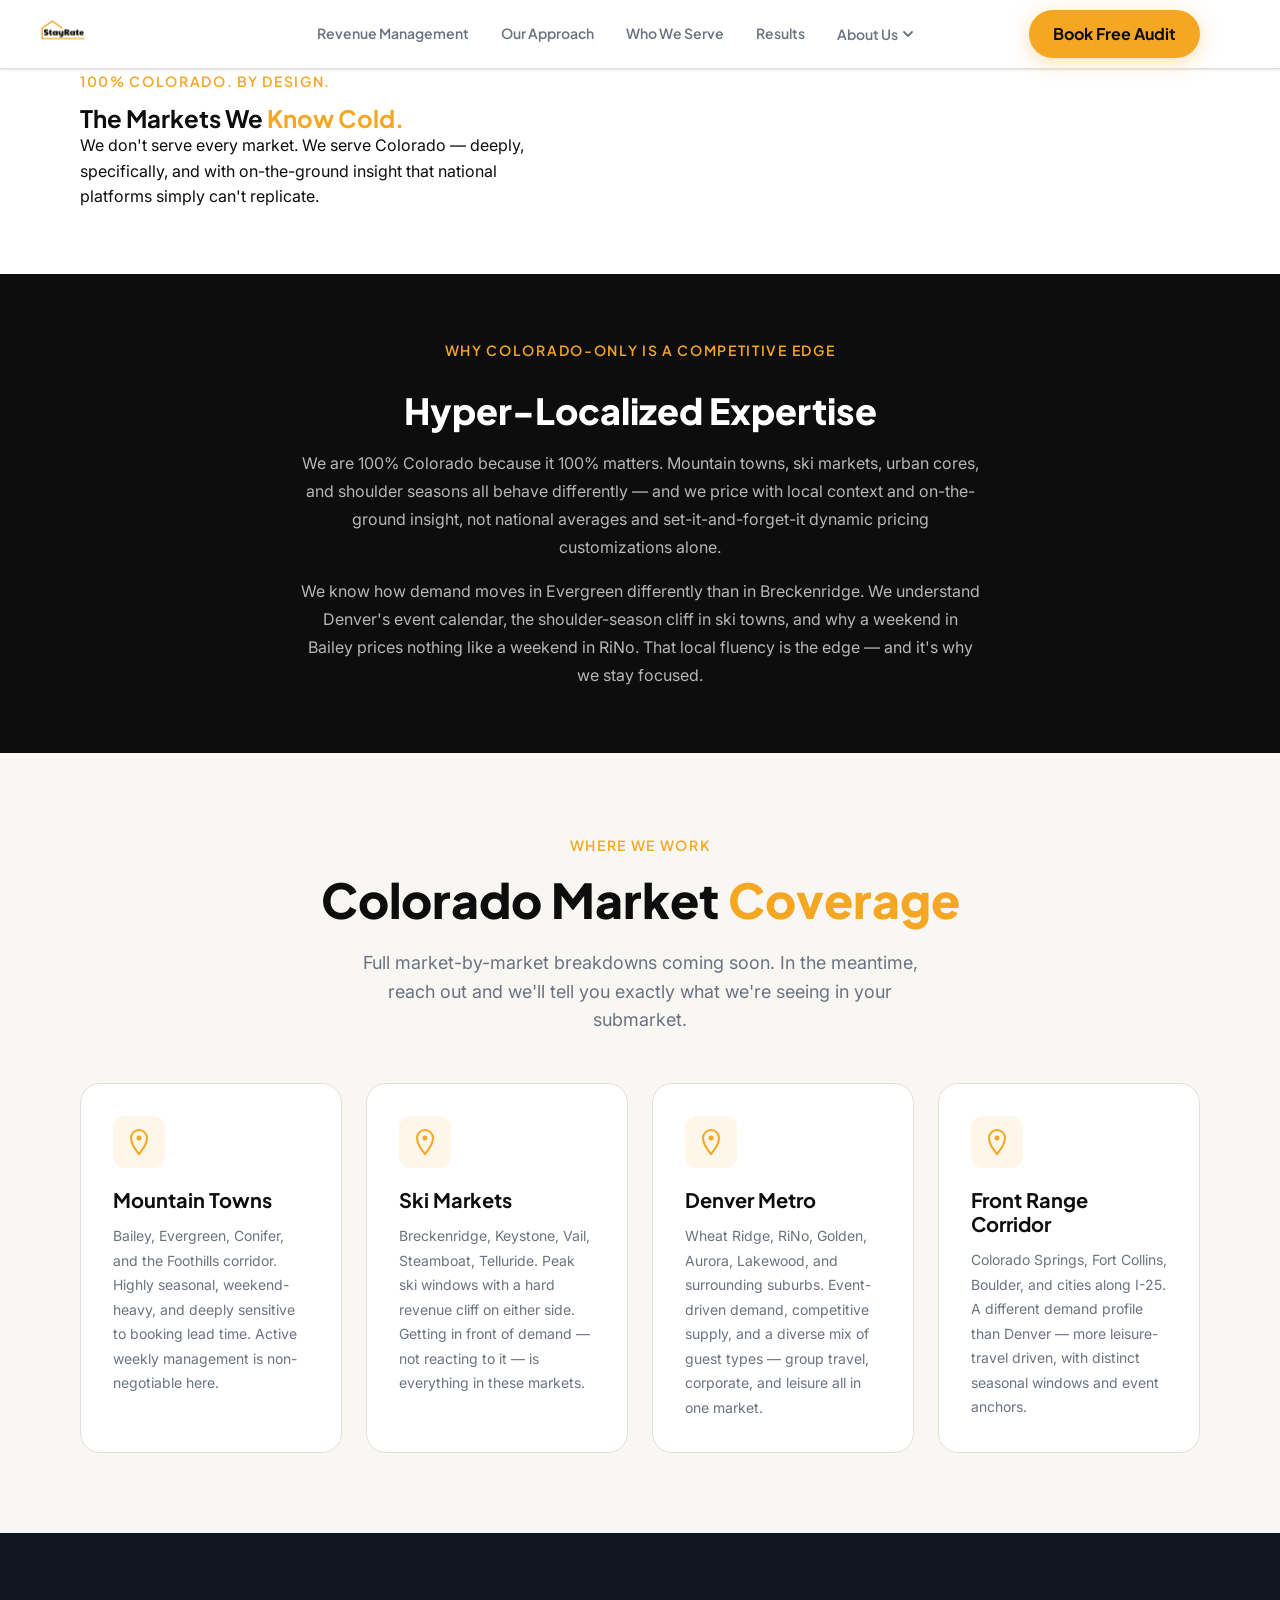
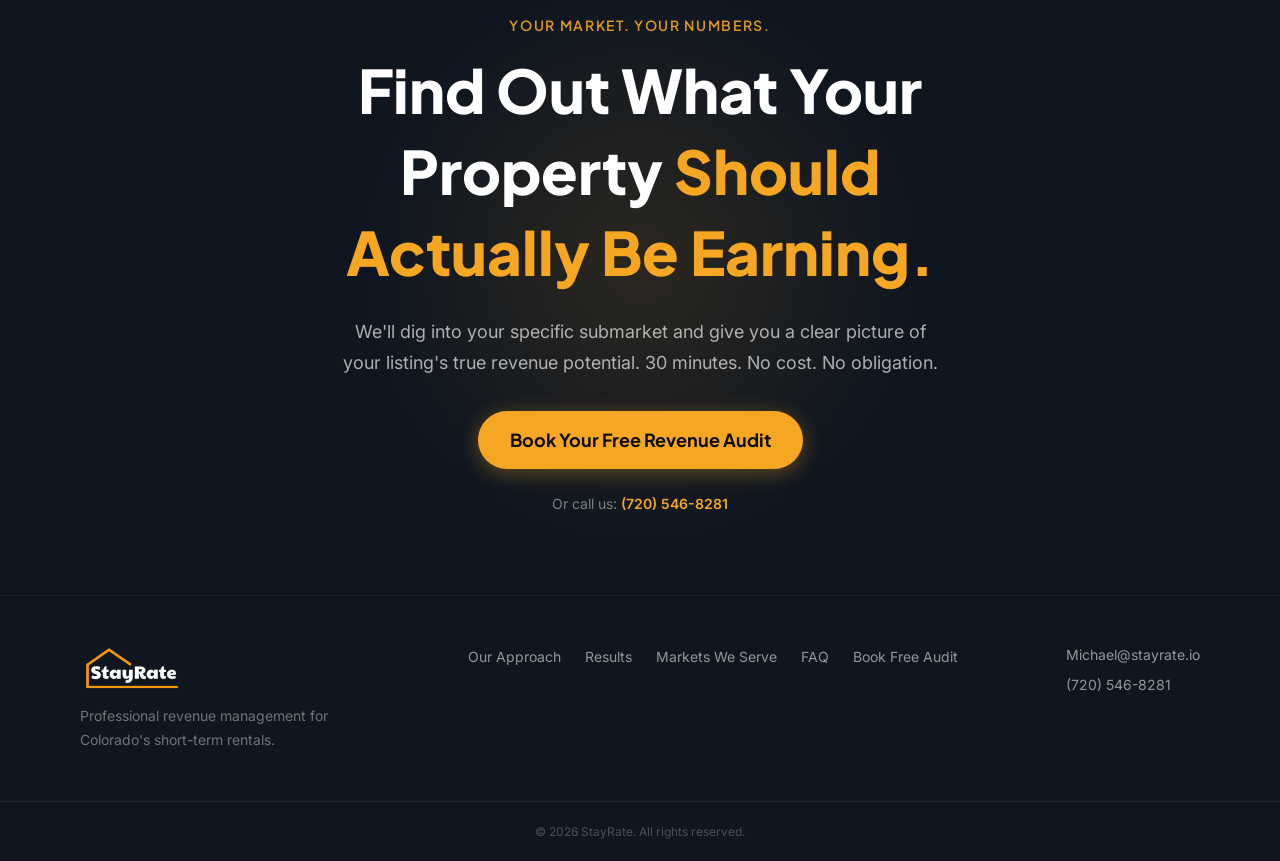
<file: markets.html>
<!DOCTYPE html>
<html lang="en">
<head>
  <meta charset="UTF-8" />
  <meta name="viewport" content="width=device-width, initial-scale=1.0" />
  <meta name="description" content="StayRate operates exclusively in Colorado — mountain towns, ski markets, Denver metro, and shoulder-season markets. Hyper-local expertise, not national averages." />
  <title>Markets We Serve | StayRate Revenue Management</title>

  <link rel="preconnect" href="https://fonts.googleapis.com" />
  <link rel="preconnect" href="https://fonts.gstatic.com" crossorigin />
  <link href="https://fonts.googleapis.com/css2?family=Plus+Jakarta+Sans:wght@400;500;600;700;800&family=Inter:wght@400;500;600&display=swap" rel="stylesheet" />

  <link rel="stylesheet" href="style.css" />
</head>
<body>

  <header class="site-header" id="site-header">
    <div class="container header-inner">
      <a href="index.html" class="logo" aria-label="StayRate Home">
        <img src="Logo Black Transparent Background.png" alt="StayRate" class="logo-img" />
      </a>

      <nav class="main-nav" aria-label="Main navigation">
        <ul class="nav-list">
          <li><a href="index.html" class="nav-link">Revenue Management</a></li>
          <li><a href="index.html#how-it-works" class="nav-link">Our Approach</a></li>
          <li><a href="index.html#who-its-for" class="nav-link">Who We Serve</a></li>
          <li><a href="case-studies.html" class="nav-link">Results</a></li>
          <li class="nav-item-dropdown">
            <button class="nav-link nav-dropdown-toggle" aria-expanded="false" aria-haspopup="true">
              About Us
              <svg class="nav-chevron" width="12" height="12" viewBox="0 0 12 12" fill="none" aria-hidden="true">
                <path d="M2 4l4 4 4-4" stroke="currentColor" stroke-width="1.8" stroke-linecap="round" stroke-linejoin="round"/>
              </svg>
            </button>
            <ul class="nav-dropdown" role="menu">
              <li role="none"><a href="index.html#faq" class="nav-dropdown-item" role="menuitem">FAQs</a></li>
              <li role="none"><a href="team.html" class="nav-dropdown-item" role="menuitem">Our Team</a></li>
              <li role="none"><a href="markets.html" class="nav-dropdown-item nav-dropdown-item--active" role="menuitem">Markets We Serve</a></li>
              <li role="none"><a href="resources.html" class="nav-dropdown-item" role="menuitem">Resources</a></li>
            </ul>
          </li>
        </ul>
      </nav>

      <a href="../revenue-audit/start/index.html" class="btn btn-primary nav-cta">Book Free Audit</a>

      <button class="hamburger" id="hamburger" aria-label="Open menu" aria-expanded="false" aria-controls="mobile-menu">
        <span class="hamburger-bar"></span>
        <span class="hamburger-bar"></span>
        <span class="hamburger-bar"></span>
      </button>
    </div>

    <div class="mobile-menu" id="mobile-menu" aria-hidden="true">
      <nav aria-label="Mobile navigation">
        <ul class="mobile-nav-list">
          <li><a href="index.html" class="mobile-nav-link">Revenue Management</a></li>
          <li><a href="index.html#how-it-works" class="mobile-nav-link">Our Approach</a></li>
          <li><a href="index.html#who-its-for" class="mobile-nav-link">Who We Serve</a></li>
          <li><a href="case-studies.html" class="mobile-nav-link">Results</a></li>
          <li class="mobile-nav-group">
            <span class="mobile-nav-group-label">About Us</span>
            <ul class="mobile-nav-sublist">
              <li><a href="index.html#faq" class="mobile-nav-link mobile-nav-link--sub">FAQs</a></li>
              <li><a href="team.html" class="mobile-nav-link mobile-nav-link--sub">Our Team</a></li>
              <li><a href="markets.html" class="mobile-nav-link mobile-nav-link--sub">Markets We Serve</a></li>
              <li><a href="resources.html" class="mobile-nav-link mobile-nav-link--sub">Resources</a></li>
            </ul>
          </li>
        </ul>
        <a href="../revenue-audit/start/index.html" class="btn btn-primary mobile-cta">Book Your Free Revenue Audit</a>
      </nav>
    </div>
  </header>

  <main>

    <!-- Page Intro -->
    <section class="cs-intro" style="padding-bottom: var(--space-16);">
      <div class="container cs-intro-inner">
        <div class="cs-intro-text">
          <p class="eyebrow">100% Colorado. By Design.</p>
          <h1 class="cs-intro-title">The Markets We <span class="text-accent">Know Cold.</span></h1>
        </div>
        <p class="cs-intro-sub" style="max-width:480px;">We don't serve every market. We serve Colorado — deeply, specifically, and with on-the-ground insight that national platforms simply can't replicate.</p>
      </div>
    </section>

    <!-- Hyper-local pitch -->
    <section style="background:var(--color-black); padding: var(--space-16) 0;">
      <div class="container" style="max-width:760px; text-align:center;">
        <p class="eyebrow" style="color:var(--color-accent);">Why Colorado-Only Is a Competitive Edge</p>
        <h2 style="font-family:var(--font-heading);font-size:var(--fs-3xl);font-weight:var(--fw-extrabold);color:#fff;line-height:var(--lh-tight);margin:var(--space-4) 0;">Hyper-Localized Expertise</h2>
        <p style="font-size:var(--fs-base);color:rgba(255,255,255,0.7);line-height:var(--lh-relaxed);margin-bottom:var(--space-4);">
          We are 100% Colorado because it 100% matters. Mountain towns, ski markets, urban cores, and shoulder seasons all behave differently — and we price with local context and on-the-ground insight, not national averages and set-it-and-forget-it dynamic pricing customizations alone.
        </p>
        <p style="font-size:var(--fs-base);color:rgba(255,255,255,0.7);line-height:var(--lh-relaxed);">
          We know how demand moves in Evergreen differently than in Breckenridge. We understand Denver's event calendar, the shoulder-season cliff in ski towns, and why a weekend in Bailey prices nothing like a weekend in RiNo. That local fluency is the edge — and it's why we stay focused.
        </p>
      </div>
    </section>

    <!-- Market cards — full page version, coming soon content -->
    <section style="background:var(--color-off-white); padding:var(--space-20) 0;">
      <div class="container">
        <div class="section-header">
          <p class="eyebrow">Where We Work</p>
          <h2 class="section-headline">Colorado Market <span class="text-accent">Coverage</span></h2>
          <p class="section-subhead">Full market-by-market breakdowns coming soon. In the meantime, reach out and we'll tell you exactly what we're seeing in your submarket.</p>
        </div>

        <div class="benefits-grid" style="margin-top:var(--space-10);">

          <div class="benefit-card animate-on-scroll">
            <div class="benefit-icon" aria-hidden="true">
              <svg width="28" height="28" viewBox="0 0 28 28" fill="none"><path d="M14 2C9.58 2 6 5.58 6 10c0 6.627 8 16 8 16s8-9.373 8-16c0-4.42-3.58-8-8-8z" stroke="#F5A623" stroke-width="2" fill="none"/><circle cx="14" cy="10" r="2.5" fill="#F5A623"/></svg>
            </div>
            <h3 class="benefit-title">Mountain Towns</h3>
            <p class="benefit-desc">Bailey, Evergreen, Conifer, and the Foothills corridor. Highly seasonal, weekend-heavy, and deeply sensitive to booking lead time. Active weekly management is non-negotiable here.</p>
          </div>

          <div class="benefit-card animate-on-scroll">
            <div class="benefit-icon" aria-hidden="true">
              <svg width="28" height="28" viewBox="0 0 28 28" fill="none"><path d="M14 2C9.58 2 6 5.58 6 10c0 6.627 8 16 8 16s8-9.373 8-16c0-4.42-3.58-8-8-8z" stroke="#F5A623" stroke-width="2" fill="none"/><circle cx="14" cy="10" r="2.5" fill="#F5A623"/></svg>
            </div>
            <h3 class="benefit-title">Ski Markets</h3>
            <p class="benefit-desc">Breckenridge, Keystone, Vail, Steamboat, Telluride. Peak ski windows with a hard revenue cliff on either side. Getting in front of demand — not reacting to it — is everything in these markets.</p>
          </div>

          <div class="benefit-card animate-on-scroll">
            <div class="benefit-icon" aria-hidden="true">
              <svg width="28" height="28" viewBox="0 0 28 28" fill="none"><path d="M14 2C9.58 2 6 5.58 6 10c0 6.627 8 16 8 16s8-9.373 8-16c0-4.42-3.58-8-8-8z" stroke="#F5A623" stroke-width="2" fill="none"/><circle cx="14" cy="10" r="2.5" fill="#F5A623"/></svg>
            </div>
            <h3 class="benefit-title">Denver Metro</h3>
            <p class="benefit-desc">Wheat Ridge, RiNo, Golden, Aurora, Lakewood, and surrounding suburbs. Event-driven demand, competitive supply, and a diverse mix of guest types — group travel, corporate, and leisure all in one market.</p>
          </div>

          <div class="benefit-card animate-on-scroll">
            <div class="benefit-icon" aria-hidden="true">
              <svg width="28" height="28" viewBox="0 0 28 28" fill="none"><path d="M14 2C9.58 2 6 5.58 6 10c0 6.627 8 16 8 16s8-9.373 8-16c0-4.42-3.58-8-8-8z" stroke="#F5A623" stroke-width="2" fill="none"/><circle cx="14" cy="10" r="2.5" fill="#F5A623"/></svg>
            </div>
            <h3 class="benefit-title">Front Range Corridor</h3>
            <p class="benefit-desc">Colorado Springs, Fort Collins, Boulder, and cities along I-25. A different demand profile than Denver — more leisure-travel driven, with distinct seasonal windows and event anchors.</p>
          </div>

        </div>
      </div>
    </section>

    <!-- CTA -->
    <section class="cta-section" id="audit">
      <div class="container cta-inner">
        <p class="eyebrow eyebrow-light">Your Market. Your Numbers.</p>
        <h2 class="cta-headline">Find Out What Your Property <span class="text-accent">Should Actually Be Earning.</span></h2>
        <p class="cta-body">We'll dig into your specific submarket and give you a clear picture of your listing's true revenue potential. 30 minutes. No cost. No obligation.</p>
        <a href="../revenue-audit/start/index.html" class="btn btn-primary btn-lg">Book Your Free Revenue Audit</a>
        <p class="cta-contact">Or call us: <a href="tel:7205468281" class="cta-phone">(720) 546-8281</a></p>
      </div>
    </section>

  </main>

  <footer class="site-footer">
    <div class="container footer-inner">
      <div class="footer-brand">
        <a href="index.html" class="logo logo-footer" aria-label="StayRate Home">
          <img src="Logo White Transparent Background.png" alt="StayRate" class="logo-img logo-img--footer" />
        </a>
        <p class="footer-tagline">Professional revenue management for Colorado's short-term rentals.</p>
      </div>
      <nav class="footer-nav" aria-label="Footer navigation">
        <ul class="footer-nav-list">
          <li><a href="index.html#how-it-works">Our Approach</a></li>
          <li><a href="case-studies.html">Results</a></li>
          <li><a href="markets.html">Markets We Serve</a></li>
          <li><a href="index.html#faq">FAQ</a></li>
          <li><a href="../revenue-audit/start/index.html">Book Free Audit</a></li>
        </ul>
      </nav>
      <div class="footer-contact">
        <a href="mailto:Michael@stayrate.io">Michael@stayrate.io</a>
        <a href="tel:7205468281">(720) 546-8281</a>
      </div>
    </div>
    <div class="footer-bottom">
      <div class="container">
        <p>&copy; <span id="footer-year"></span> StayRate. All rights reserved.</p>
      </div>
    </div>
  </footer>

  <script src="script.js"></script>
</body>
</html>
</file>
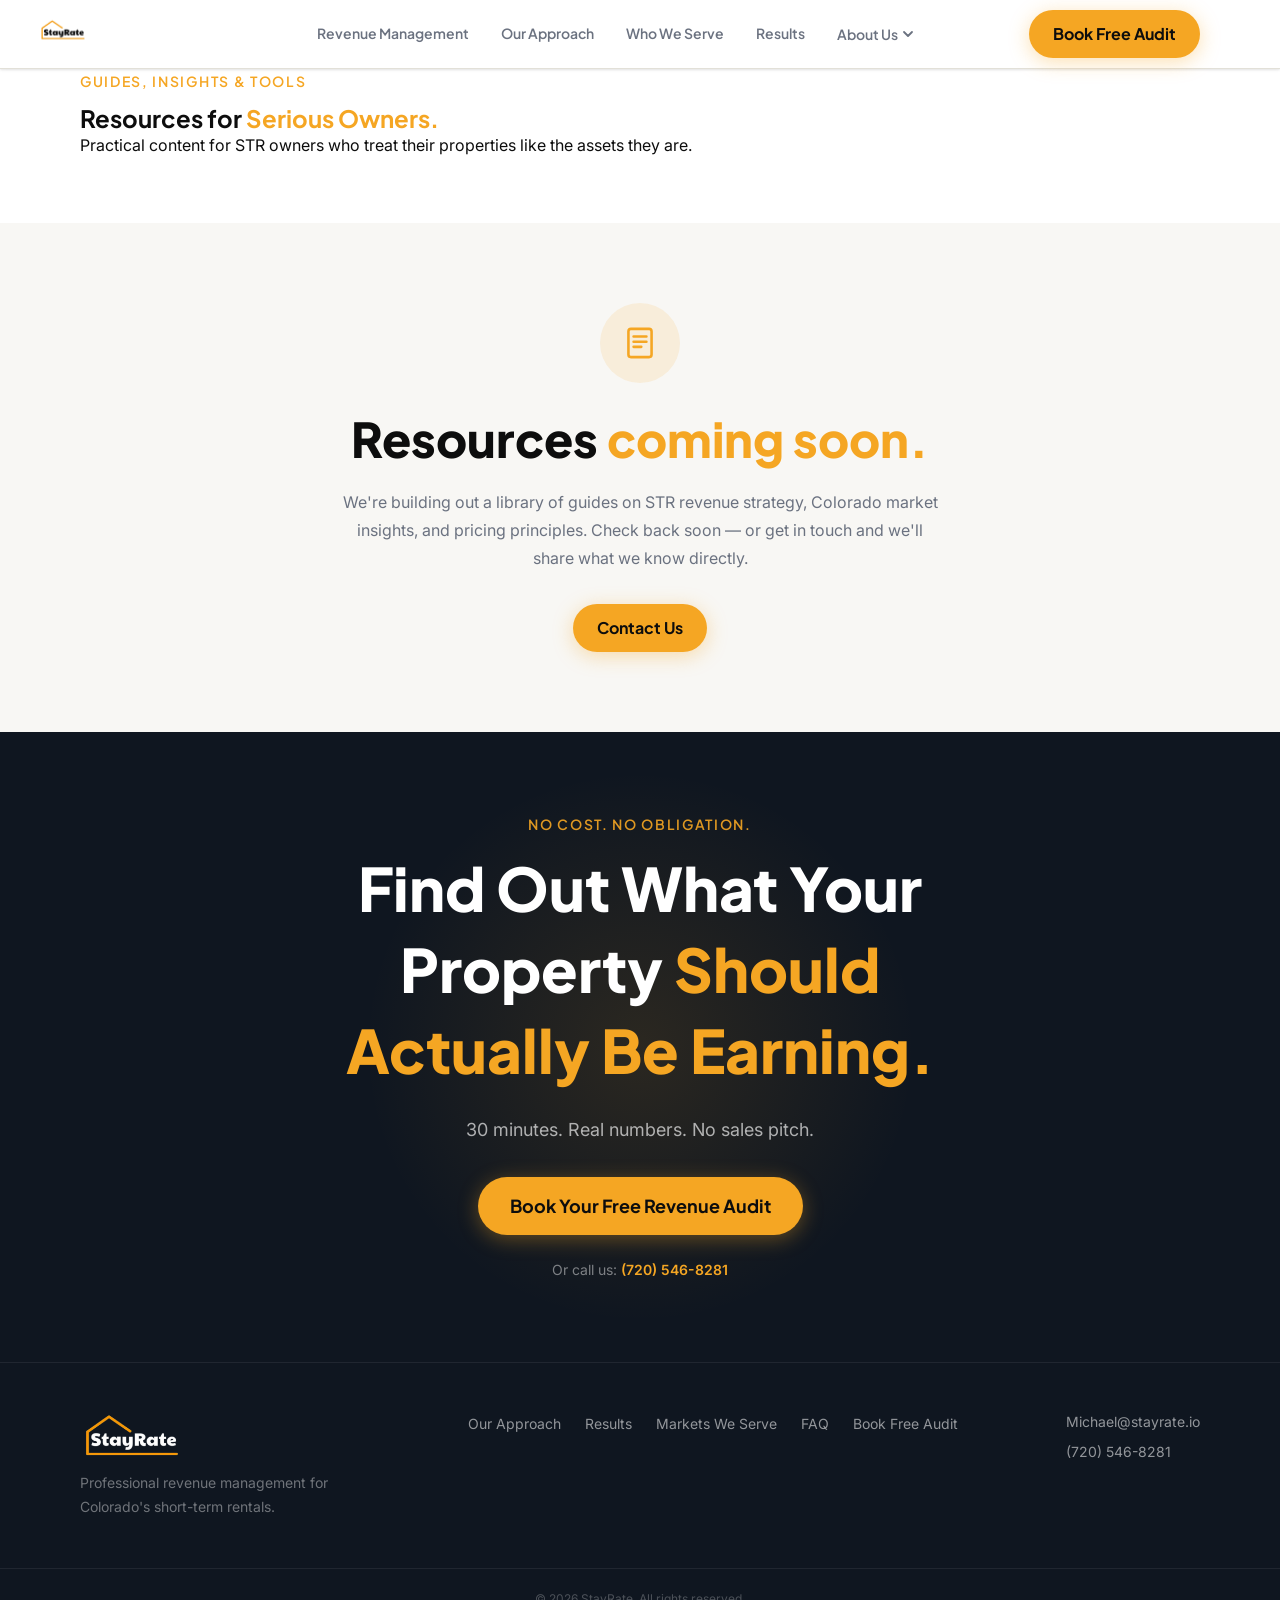
<file: resources.html>
<!DOCTYPE html>
<html lang="en">
<head>
  <meta charset="UTF-8" />
  <meta name="viewport" content="width=device-width, initial-scale=1.0" />
  <meta name="description" content="StayRate resources — guides, insights, and tools for Colorado short-term rental owners who want to earn more from their properties." />
  <title>Resources | StayRate Revenue Management</title>

  <link rel="preconnect" href="https://fonts.googleapis.com" />
  <link rel="preconnect" href="https://fonts.gstatic.com" crossorigin />
  <link href="https://fonts.googleapis.com/css2?family=Plus+Jakarta+Sans:wght@400;500;600;700;800&family=Inter:wght@400;500;600&display=swap" rel="stylesheet" />

  <link rel="stylesheet" href="style.css" />
</head>
<body>

  <header class="site-header" id="site-header">
    <div class="container header-inner">
      <a href="index.html" class="logo" aria-label="StayRate Home">
        <img src="Logo Black Transparent Background.png" alt="StayRate" class="logo-img" />
      </a>

      <nav class="main-nav" aria-label="Main navigation">
        <ul class="nav-list">
          <li><a href="index.html" class="nav-link">Revenue Management</a></li>
          <li><a href="index.html#how-it-works" class="nav-link">Our Approach</a></li>
          <li><a href="index.html#who-its-for" class="nav-link">Who We Serve</a></li>
          <li><a href="case-studies.html" class="nav-link">Results</a></li>
          <li class="nav-item-dropdown">
            <button class="nav-link nav-dropdown-toggle" aria-expanded="false" aria-haspopup="true">
              About Us
              <svg class="nav-chevron" width="12" height="12" viewBox="0 0 12 12" fill="none" aria-hidden="true">
                <path d="M2 4l4 4 4-4" stroke="currentColor" stroke-width="1.8" stroke-linecap="round" stroke-linejoin="round"/>
              </svg>
            </button>
            <ul class="nav-dropdown" role="menu">
              <li role="none"><a href="index.html#faq" class="nav-dropdown-item" role="menuitem">FAQs</a></li>
              <li role="none"><a href="team.html" class="nav-dropdown-item" role="menuitem">Our Team</a></li>
              <li role="none"><a href="markets.html" class="nav-dropdown-item" role="menuitem">Markets We Serve</a></li>
              <li role="none"><a href="resources.html" class="nav-dropdown-item nav-dropdown-item--active" role="menuitem">Resources</a></li>
            </ul>
          </li>
        </ul>
      </nav>

      <a href="../revenue-audit/start/index.html" class="btn btn-primary nav-cta">Book Free Audit</a>

      <button class="hamburger" id="hamburger" aria-label="Open menu" aria-expanded="false" aria-controls="mobile-menu">
        <span class="hamburger-bar"></span>
        <span class="hamburger-bar"></span>
        <span class="hamburger-bar"></span>
      </button>
    </div>

    <div class="mobile-menu" id="mobile-menu" aria-hidden="true">
      <nav aria-label="Mobile navigation">
        <ul class="mobile-nav-list">
          <li><a href="index.html" class="mobile-nav-link">Revenue Management</a></li>
          <li><a href="index.html#how-it-works" class="mobile-nav-link">Our Approach</a></li>
          <li><a href="index.html#who-its-for" class="mobile-nav-link">Who We Serve</a></li>
          <li><a href="case-studies.html" class="mobile-nav-link">Results</a></li>
          <li class="mobile-nav-group">
            <span class="mobile-nav-group-label">About Us</span>
            <ul class="mobile-nav-sublist">
              <li><a href="index.html#faq" class="mobile-nav-link mobile-nav-link--sub">FAQs</a></li>
              <li><a href="team.html" class="mobile-nav-link mobile-nav-link--sub">Our Team</a></li>
              <li><a href="markets.html" class="mobile-nav-link mobile-nav-link--sub">Markets We Serve</a></li>
              <li><a href="resources.html" class="mobile-nav-link mobile-nav-link--sub">Resources</a></li>
            </ul>
          </li>
        </ul>
        <a href="../revenue-audit/start/index.html" class="btn btn-primary mobile-cta">Book Your Free Revenue Audit</a>
      </nav>
    </div>
  </header>

  <main>

    <section class="cs-intro" style="padding-bottom: var(--space-16);">
      <div class="container cs-intro-inner">
        <div class="cs-intro-text">
          <p class="eyebrow">Guides, Insights & Tools</p>
          <h1 class="cs-intro-title">Resources for <span class="text-accent">Serious Owners.</span></h1>
        </div>
        <p class="cs-intro-sub">Practical content for STR owners who treat their properties like the assets they are.</p>
      </div>
    </section>

    <section style="background:var(--color-off-white); padding:var(--space-20) 0;">
      <div class="container" style="max-width:680px; text-align:center;">
        <div style="width:80px;height:80px;background:rgba(245,166,35,0.12);border-radius:50%;display:flex;align-items:center;justify-content:center;margin:0 auto var(--space-6);">
          <svg width="36" height="36" viewBox="0 0 28 28" fill="none"><rect x="5" y="3" width="18" height="22" rx="2" stroke="#F5A623" stroke-width="2"/><path d="M9 9h10M9 13h10M9 17h6" stroke="#F5A623" stroke-width="2" stroke-linecap="round"/></svg>
        </div>
        <h2 class="section-headline" style="margin-bottom:var(--space-4);">Resources <span class="text-accent">coming soon.</span></h2>
        <p style="font-size:var(--fs-base);color:var(--color-gray-muted);line-height:var(--lh-relaxed);margin-bottom:var(--space-8);">
          We're building out a library of guides on STR revenue strategy, Colorado market insights, and pricing principles. Check back soon — or get in touch and we'll share what we know directly.
        </p>
        <a href="mailto:Michael@stayrate.io" class="btn btn-primary">Contact Us</a>
      </div>
    </section>

    <section class="cta-section" id="audit">
      <div class="container cta-inner">
        <p class="eyebrow eyebrow-light">No Cost. No Obligation.</p>
        <h2 class="cta-headline">Find Out What Your Property <span class="text-accent">Should Actually Be Earning.</span></h2>
        <p class="cta-body">30 minutes. Real numbers. No sales pitch.</p>
        <a href="../revenue-audit/start/index.html" class="btn btn-primary btn-lg">Book Your Free Revenue Audit</a>
        <p class="cta-contact">Or call us: <a href="tel:7205468281" class="cta-phone">(720) 546-8281</a></p>
      </div>
    </section>

  </main>

  <footer class="site-footer">
    <div class="container footer-inner">
      <div class="footer-brand">
        <a href="index.html" class="logo logo-footer" aria-label="StayRate Home">
          <img src="Logo White Transparent Background.png" alt="StayRate" class="logo-img logo-img--footer" />
        </a>
        <p class="footer-tagline">Professional revenue management for Colorado's short-term rentals.</p>
      </div>
      <nav class="footer-nav" aria-label="Footer navigation">
        <ul class="footer-nav-list">
          <li><a href="index.html#how-it-works">Our Approach</a></li>
          <li><a href="case-studies.html">Results</a></li>
          <li><a href="markets.html">Markets We Serve</a></li>
          <li><a href="index.html#faq">FAQ</a></li>
          <li><a href="../revenue-audit/start/index.html">Book Free Audit</a></li>
        </ul>
      </nav>
      <div class="footer-contact">
        <a href="mailto:Michael@stayrate.io">Michael@stayrate.io</a>
        <a href="tel:7205468281">(720) 546-8281</a>
      </div>
    </div>
    <div class="footer-bottom">
      <div class="container">
        <p>&copy; <span id="footer-year"></span> StayRate. All rights reserved.</p>
      </div>
    </div>
  </footer>

  <script src="script.js"></script>
</body>
</html>
</file>
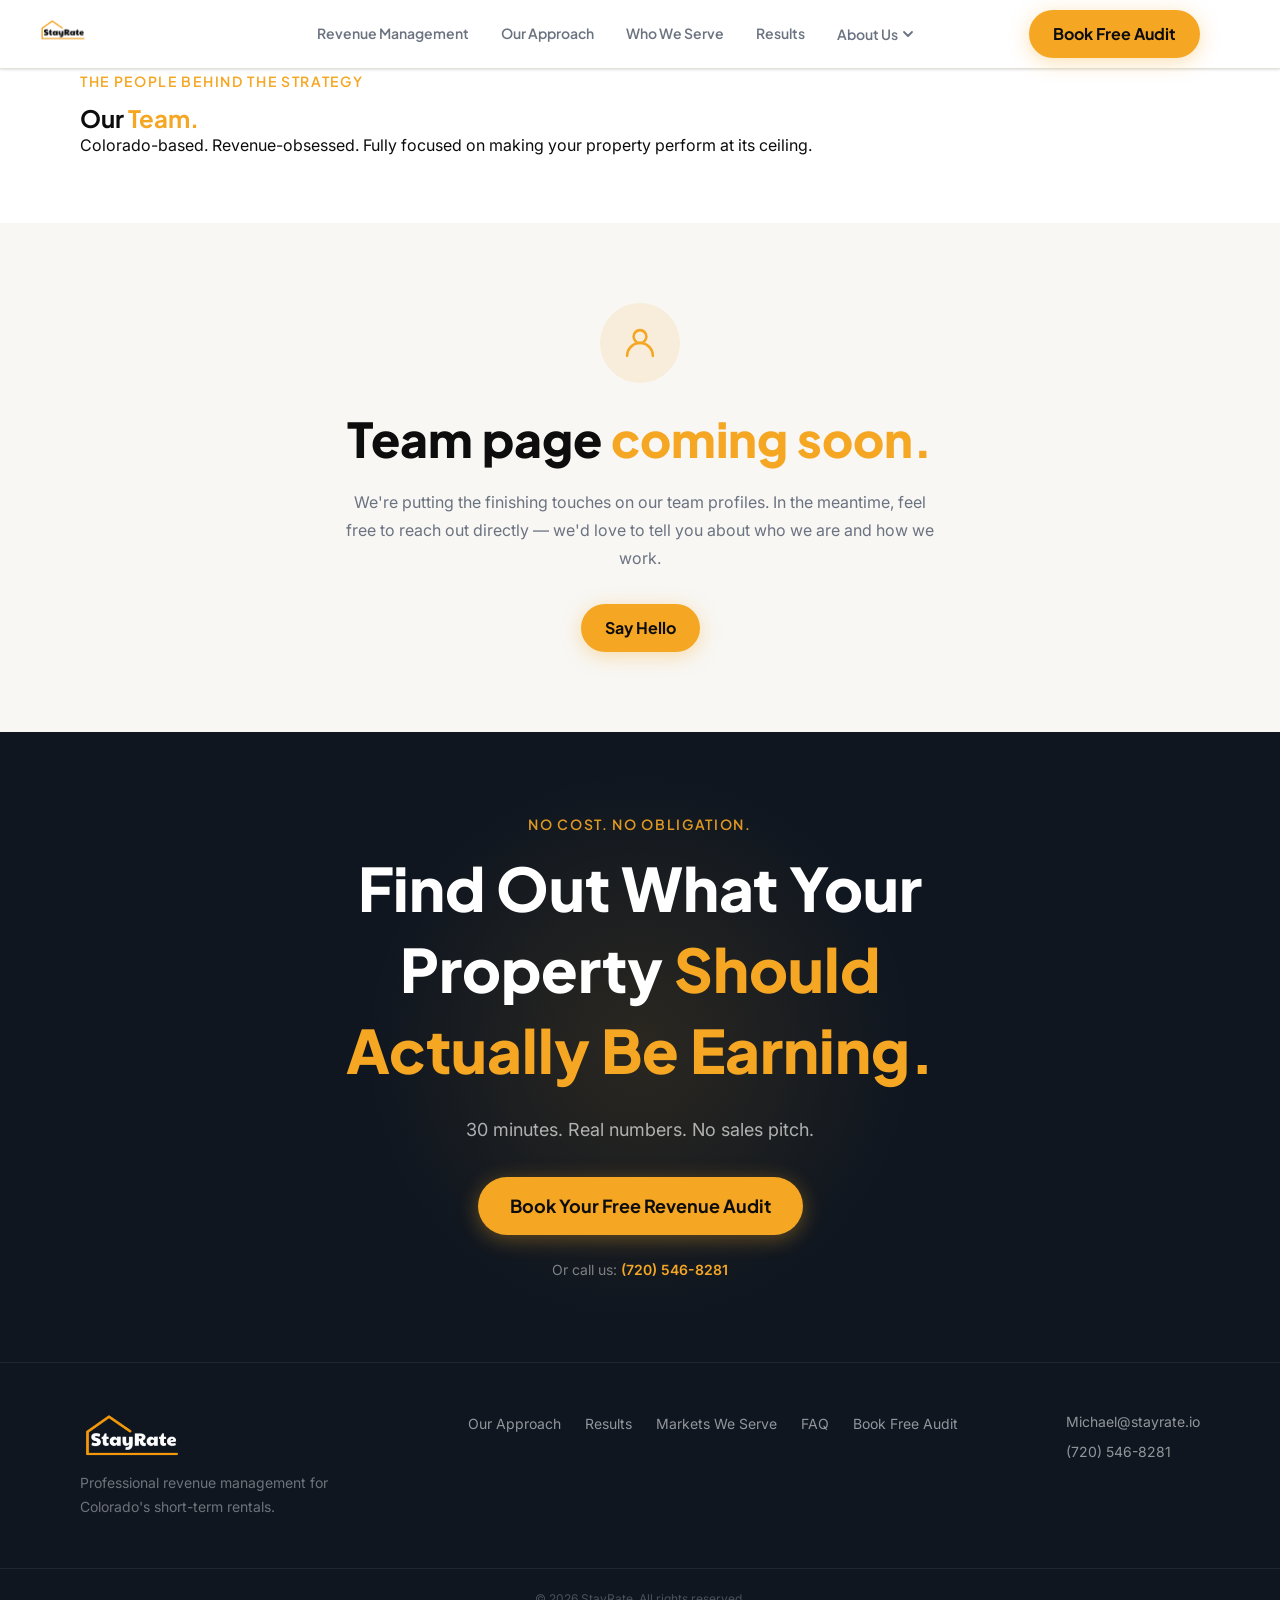
<file: team.html>
<!DOCTYPE html>
<html lang="en">
<head>
  <meta charset="UTF-8" />
  <meta name="viewport" content="width=device-width, initial-scale=1.0" />
  <meta name="description" content="Meet the StayRate team — Colorado-based revenue management experts dedicated to maximizing your short-term rental performance." />
  <title>Our Team | StayRate Revenue Management</title>

  <link rel="preconnect" href="https://fonts.googleapis.com" />
  <link rel="preconnect" href="https://fonts.gstatic.com" crossorigin />
  <link href="https://fonts.googleapis.com/css2?family=Plus+Jakarta+Sans:wght@400;500;600;700;800&family=Inter:wght@400;500;600&display=swap" rel="stylesheet" />

  <link rel="stylesheet" href="style.css" />
</head>
<body>

  <header class="site-header" id="site-header">
    <div class="container header-inner">
      <a href="index.html" class="logo" aria-label="StayRate Home">
        <img src="Logo Black Transparent Background.png" alt="StayRate" class="logo-img" />
      </a>

      <nav class="main-nav" aria-label="Main navigation">
        <ul class="nav-list">
          <li><a href="index.html" class="nav-link">Revenue Management</a></li>
          <li><a href="index.html#how-it-works" class="nav-link">Our Approach</a></li>
          <li><a href="index.html#who-its-for" class="nav-link">Who We Serve</a></li>
          <li><a href="case-studies.html" class="nav-link">Results</a></li>
          <li class="nav-item-dropdown">
            <button class="nav-link nav-dropdown-toggle" aria-expanded="false" aria-haspopup="true">
              About Us
              <svg class="nav-chevron" width="12" height="12" viewBox="0 0 12 12" fill="none" aria-hidden="true">
                <path d="M2 4l4 4 4-4" stroke="currentColor" stroke-width="1.8" stroke-linecap="round" stroke-linejoin="round"/>
              </svg>
            </button>
            <ul class="nav-dropdown" role="menu">
              <li role="none"><a href="index.html#faq" class="nav-dropdown-item" role="menuitem">FAQs</a></li>
              <li role="none"><a href="team.html" class="nav-dropdown-item nav-dropdown-item--active" role="menuitem">Our Team</a></li>
              <li role="none"><a href="markets.html" class="nav-dropdown-item" role="menuitem">Markets We Serve</a></li>
              <li role="none"><a href="resources.html" class="nav-dropdown-item" role="menuitem">Resources</a></li>
            </ul>
          </li>
        </ul>
      </nav>

      <a href="../revenue-audit/start/index.html" class="btn btn-primary nav-cta">Book Free Audit</a>

      <button class="hamburger" id="hamburger" aria-label="Open menu" aria-expanded="false" aria-controls="mobile-menu">
        <span class="hamburger-bar"></span>
        <span class="hamburger-bar"></span>
        <span class="hamburger-bar"></span>
      </button>
    </div>

    <div class="mobile-menu" id="mobile-menu" aria-hidden="true">
      <nav aria-label="Mobile navigation">
        <ul class="mobile-nav-list">
          <li><a href="index.html" class="mobile-nav-link">Revenue Management</a></li>
          <li><a href="index.html#how-it-works" class="mobile-nav-link">Our Approach</a></li>
          <li><a href="index.html#who-its-for" class="mobile-nav-link">Who We Serve</a></li>
          <li><a href="case-studies.html" class="mobile-nav-link">Results</a></li>
          <li class="mobile-nav-group">
            <span class="mobile-nav-group-label">About Us</span>
            <ul class="mobile-nav-sublist">
              <li><a href="index.html#faq" class="mobile-nav-link mobile-nav-link--sub">FAQs</a></li>
              <li><a href="team.html" class="mobile-nav-link mobile-nav-link--sub">Our Team</a></li>
              <li><a href="markets.html" class="mobile-nav-link mobile-nav-link--sub">Markets We Serve</a></li>
              <li><a href="resources.html" class="mobile-nav-link mobile-nav-link--sub">Resources</a></li>
            </ul>
          </li>
        </ul>
        <a href="../revenue-audit/start/index.html" class="btn btn-primary mobile-cta">Book Your Free Revenue Audit</a>
      </nav>
    </div>
  </header>

  <main>

    <section class="cs-intro" style="padding-bottom: var(--space-16);">
      <div class="container cs-intro-inner">
        <div class="cs-intro-text">
          <p class="eyebrow">The People Behind the Strategy</p>
          <h1 class="cs-intro-title">Our <span class="text-accent">Team.</span></h1>
        </div>
        <p class="cs-intro-sub">Colorado-based. Revenue-obsessed. Fully focused on making your property perform at its ceiling.</p>
      </div>
    </section>

    <section style="background:var(--color-off-white); padding:var(--space-20) 0;">
      <div class="container" style="max-width:680px; text-align:center;">
        <div style="width:80px;height:80px;background:rgba(245,166,35,0.12);border-radius:50%;display:flex;align-items:center;justify-content:center;margin:0 auto var(--space-6);">
          <svg width="36" height="36" viewBox="0 0 28 28" fill="none"><circle cx="14" cy="9" r="5" stroke="#F5A623" stroke-width="2"/><path d="M4 24c0-5.523 4.477-10 10-10s10 4.477 10 10" stroke="#F5A623" stroke-width="2" stroke-linecap="round"/></svg>
        </div>
        <h2 class="section-headline" style="margin-bottom:var(--space-4);">Team page <span class="text-accent">coming soon.</span></h2>
        <p style="font-size:var(--fs-base);color:var(--color-gray-muted);line-height:var(--lh-relaxed);margin-bottom:var(--space-8);">
          We're putting the finishing touches on our team profiles. In the meantime, feel free to reach out directly — we'd love to tell you about who we are and how we work.
        </p>
        <a href="mailto:Michael@stayrate.io" class="btn btn-primary">Say Hello</a>
      </div>
    </section>

    <section class="cta-section" id="audit">
      <div class="container cta-inner">
        <p class="eyebrow eyebrow-light">No Cost. No Obligation.</p>
        <h2 class="cta-headline">Find Out What Your Property <span class="text-accent">Should Actually Be Earning.</span></h2>
        <p class="cta-body">30 minutes. Real numbers. No sales pitch.</p>
        <a href="../revenue-audit/start/index.html" class="btn btn-primary btn-lg">Book Your Free Revenue Audit</a>
        <p class="cta-contact">Or call us: <a href="tel:7205468281" class="cta-phone">(720) 546-8281</a></p>
      </div>
    </section>

  </main>

  <footer class="site-footer">
    <div class="container footer-inner">
      <div class="footer-brand">
        <a href="index.html" class="logo logo-footer" aria-label="StayRate Home">
          <img src="Logo White Transparent Background.png" alt="StayRate" class="logo-img logo-img--footer" />
        </a>
        <p class="footer-tagline">Professional revenue management for Colorado's short-term rentals.</p>
      </div>
      <nav class="footer-nav" aria-label="Footer navigation">
        <ul class="footer-nav-list">
          <li><a href="index.html#how-it-works">Our Approach</a></li>
          <li><a href="case-studies.html">Results</a></li>
          <li><a href="markets.html">Markets We Serve</a></li>
          <li><a href="index.html#faq">FAQ</a></li>
          <li><a href="../revenue-audit/start/index.html">Book Free Audit</a></li>
        </ul>
      </nav>
      <div class="footer-contact">
        <a href="mailto:Michael@stayrate.io">Michael@stayrate.io</a>
        <a href="tel:7205468281">(720) 546-8281</a>
      </div>
    </div>
    <div class="footer-bottom">
      <div class="container">
        <p>&copy; <span id="footer-year"></span> StayRate. All rights reserved.</p>
      </div>
    </div>
  </footer>

  <script src="script.js"></script>
</body>
</html>
</file>
<file: style.css>
/* ============================================================
   STAYRATE — STYLESHEET
   Mobile-first, responsive. Vanilla CSS with custom properties.
   Structure:
     1. Design Tokens (CSS Custom Properties)
     2. Reset & Base
     3. Typography
     4. Layout Utilities
     5. Buttons
     6. Header & Navigation
     7. Hero Section
     8. Problem Section
     9. How It Works
    10. Results / Case Study
    11. Why StayRate (Benefits)
    12. Who It's For
    13. FAQ
    14. Final CTA Section
    15. Footer
    16. Animations & Utilities
    17. Media Queries (tablet / desktop)
============================================================ */


/* ============================================================
   1. DESIGN TOKENS
============================================================ */
:root {
  /* --- Brand Colors --- */
  --color-accent:       #F5A623;   /* StayRate orange/gold — CTAs, highlights */
  --color-accent-dark:  #D4891A;   /* Hover state for accent */
  --color-black:        #0D0D0D;   /* Primary text, headings */
  --color-white:        #FFFFFF;
  --color-off-white:    #F8F7F4;   /* Warm light background */
  --color-surface:      #F0EFE9;   /* Slightly deeper off-white for alternating sections */
  --color-dark-bg:      #0F1620;   /* Dark sections (CTA, footer) */
  --color-gray-muted:   #6B7280;   /* Secondary / muted text */
  --color-gray-border:  #E2E0D8;   /* Borders and dividers */
  --color-success:      #16A34A;   /* Checkmarks, positive indicators */

  /* --- Typography --- */
  --font-heading: 'Plus Jakarta Sans', sans-serif;
  --font-body:    'Inter', sans-serif;

  /* Font weights */
  --fw-regular:  400;
  --fw-medium:   500;
  --fw-semibold: 600;
  --fw-bold:     700;
  --fw-extrabold:800;

  /* Font sizes — mobile base, scaled up at breakpoints */
  --fs-xs:   0.75rem;   /*  12px */
  --fs-sm:   0.875rem;  /*  14px */
  --fs-base: 1rem;      /*  16px */
  --fs-md:   1.125rem;  /*  18px */
  --fs-lg:   1.25rem;   /*  20px */
  --fs-xl:   1.5rem;    /*  24px */
  --fs-2xl:  1.875rem;  /*  30px */
  --fs-3xl:  2.25rem;   /*  36px */
  --fs-4xl:  3rem;      /*  48px */
  --fs-5xl:  3.75rem;   /*  60px */

  /* Line heights */
  --lh-tight:  1.2;
  --lh-snug:   1.35;
  --lh-normal: 1.6;
  --lh-relaxed:1.75;

  /* --- Spacing Scale --- */
  --space-1:  0.25rem;  /*  4px */
  --space-2:  0.5rem;   /*  8px */
  --space-3:  0.75rem;  /* 12px */
  --space-4:  1rem;     /* 16px */
  --space-5:  1.25rem;  /* 20px */
  --space-6:  1.5rem;   /* 24px */
  --space-8:  2rem;     /* 32px */
  --space-10: 2.5rem;   /* 40px */
  --space-12: 3rem;     /* 48px */
  --space-16: 4rem;     /* 64px */
  --space-20: 5rem;     /* 80px */
  --space-24: 6rem;     /* 96px */

  /* --- Layout --- */
  --container-max:  1200px;
  --container-pad:  var(--space-5);  /* horizontal padding inside container */

  /* --- Borders & Radius --- */
  --radius-sm:  6px;
  --radius-md:  12px;
  --radius-lg:  20px;
  --radius-xl:  28px;
  --radius-full:9999px;

  /* --- Shadows --- */
  --shadow-sm:  0 1px 3px rgba(0,0,0,0.08), 0 1px 2px rgba(0,0,0,0.05);
  --shadow-md:  0 4px 16px rgba(0,0,0,0.10);
  --shadow-lg:  0 12px 40px rgba(0,0,0,0.14);
  --shadow-accent: 0 4px 20px rgba(245,166,35,0.35);

  /* --- Transitions --- */
  --transition-fast: 150ms ease;
  --transition-base: 250ms ease;
  --transition-slow: 400ms ease;
}


/* ============================================================
   2. RESET & BASE
============================================================ */
*, *::before, *::after {
  box-sizing: border-box;
  margin: 0;
  padding: 0;
}

html {
  scroll-behavior: smooth;
  -webkit-text-size-adjust: 100%;
}

body {
  font-family: var(--font-body);
  font-size: var(--fs-base);
  line-height: var(--lh-normal);
  color: var(--color-black);
  background-color: var(--color-white);
  -webkit-font-smoothing: antialiased;
  -moz-osx-font-smoothing: grayscale;
}

img, svg {
  display: block;
  max-width: 100%;
}

a {
  color: inherit;
  text-decoration: none;
}

ul, ol {
  list-style: none;
}

button {
  cursor: pointer;
  border: none;
  background: none;
  font-family: inherit;
}

/* Offset anchor targets so sticky header doesn't overlap */
:target {
  scroll-margin-top: 80px;
}


/* ============================================================
   3. TYPOGRAPHY
============================================================ */
h1, h2, h3, h4, h5, h6 {
  font-family: var(--font-heading);
  font-weight: var(--fw-bold);
  line-height: var(--lh-tight);
  color: var(--color-black);
}

p {
  line-height: var(--lh-normal);
}

/* Eyebrow labels — small uppercase tracking text above headings */
.eyebrow {
  display: inline-block;
  font-family: var(--font-heading);
  font-size: var(--fs-sm);
  font-weight: var(--fw-semibold);
  letter-spacing: 0.12em;
  text-transform: uppercase;
  color: var(--color-accent);
  margin-bottom: var(--space-3);
}

/* Light variant for dark backgrounds */
.eyebrow-light {
  color: var(--color-accent);
  opacity: 0.9;
}

/* Accent color spans inside headings */
.text-accent {
  color: var(--color-accent);
}

/* Section heading — shared across most sections */
.section-headline {
  font-size: var(--fs-2xl);
  font-weight: var(--fw-extrabold);
  line-height: var(--lh-snug);
  color: var(--color-black);
  margin-bottom: var(--space-4);
}

.section-subhead {
  font-size: var(--fs-md);
  color: var(--color-gray-muted);
  max-width: 560px;
  margin: 0 auto;
}

.section-body {
  font-size: var(--fs-base);
  color: var(--color-gray-muted);
  line-height: var(--lh-relaxed);
  margin-bottom: var(--space-4);
}

/* Centered section header block */
.section-header {
  text-align: center;
  margin-bottom: var(--space-12);
}

.section-header .section-headline {
  margin-bottom: var(--space-4);
}


/* ============================================================
   4. LAYOUT UTILITIES
============================================================ */
.container {
  width: 100%;
  max-width: var(--container-max);
  margin-left: auto;
  margin-right: auto;
  padding-left: var(--container-pad);
  padding-right: var(--container-pad);
}


/* ============================================================
   5. BUTTONS
============================================================ */
.btn {
  display: inline-flex;
  align-items: center;
  justify-content: center;
  font-family: var(--font-heading);
  font-weight: var(--fw-bold);
  font-size: var(--fs-base);
  line-height: 1;
  padding: var(--space-4) var(--space-6);
  border-radius: var(--radius-full);
  transition: background-color var(--transition-base),
              transform var(--transition-fast),
              box-shadow var(--transition-base);
  white-space: nowrap;
  text-decoration: none;
}

/* Primary — orange fill */
.btn-primary {
  background-color: var(--color-accent);
  color: var(--color-black);
  box-shadow: var(--shadow-accent);
}

.btn-primary:hover,
.btn-primary:focus-visible {
  background-color: var(--color-accent-dark);
  transform: translateY(-2px);
  box-shadow: 0 6px 24px rgba(245,166,35,0.45);
}

.btn-primary:active {
  transform: translateY(0);
  box-shadow: var(--shadow-accent);
}

/* Large variant */
.btn-lg {
  font-size: var(--fs-md);
  padding: var(--space-5) var(--space-8);
}

/* Focus ring for keyboard accessibility */
.btn:focus-visible {
  outline: 3px solid var(--color-accent);
  outline-offset: 3px;
}


/* ============================================================
   6. HEADER & NAVIGATION
============================================================ */
.site-header {
  position: sticky;
  top: 0;
  z-index: 100;
  background-color: var(--color-white);
  border-bottom: 1px solid var(--color-gray-border);
  box-shadow: var(--shadow-sm);
  transition: box-shadow var(--transition-base);
}

/* Elevated shadow when scrolled — applied via JS */
.site-header.scrolled {
  box-shadow: var(--shadow-md);
}

.header-inner {
  display: flex;
  align-items: center;
  justify-content: space-between;
  gap: var(--space-4);
  height: 68px;
}

/* --- Logo --- */
.logo {
  display: flex;
  align-items: center;
  text-decoration: none;
  flex-shrink: 0;
}

/* PNG logo image — transparent background versions.
   The PNG canvas is ~1080×1080; the visible mark (roof peak → orange baseline)
   occupies ~18.5% of canvas height and ~41% of width, sitting just left of centre.
   Target: visible mark height = 48px (same as nav "Book Free Audit" button).
   height = 48 / 0.185 ≈ 260px  →  vertical margin = -(260-48)/2 = -106px
   Horizontal at 260px rendered width: left padding ≈ 78px, right padding ≈ 75px. */
.logo-img {
  height: 260px;
  width: auto;
  display: block;
  object-fit: contain;
  margin-top: -106px;
  margin-bottom: -106px;
  margin-left: -78px;
  margin-right: -60px;
}

/* Footer version — uses white transparent logo on dark background.
   Same proportions as nav logo. */
.logo-img--footer {
  height: 260px;
  width: auto;
  margin-top: -106px;
  margin-bottom: -106px;
  margin-left: -78px;
  margin-right: -60px;
}

/* --- Desktop Nav --- */
.main-nav {
  display: none; /* hidden on mobile */
}

.nav-list {
  display: flex;
  align-items: center;
  gap: var(--space-8);
}

.nav-link {
  font-family: var(--font-heading);
  font-size: var(--fs-sm);
  font-weight: var(--fw-semibold);
  color: var(--color-gray-muted);
  text-decoration: none;
  transition: color var(--transition-fast);
  position: relative;
}

.nav-link::after {
  content: '';
  position: absolute;
  bottom: -3px;
  left: 0;
  width: 0;
  height: 2px;
  background-color: var(--color-accent);
  transition: width var(--transition-base);
}

.nav-link:hover {
  color: var(--color-black);
}

.nav-link:hover::after {
  width: 100%;
}

/* Desktop CTA in nav */
.nav-cta {
  display: none;
}

/* --- Hamburger --- */
.hamburger {
  display: flex;
  flex-direction: column;
  justify-content: center;
  gap: 5px;
  width: 36px;
  height: 36px;
  padding: var(--space-1);
  border-radius: var(--radius-sm);
  transition: background-color var(--transition-fast);
}

.hamburger:hover {
  background-color: var(--color-surface);
}

.hamburger-bar {
  display: block;
  width: 22px;
  height: 2px;
  background-color: var(--color-black);
  border-radius: 2px;
  transition: transform var(--transition-base), opacity var(--transition-base);
  transform-origin: center;
}

/* Hamburger → X animation */
.hamburger.is-open .hamburger-bar:nth-child(1) {
  transform: translateY(7px) rotate(45deg);
}
.hamburger.is-open .hamburger-bar:nth-child(2) {
  opacity: 0;
  transform: scaleX(0);
}
.hamburger.is-open .hamburger-bar:nth-child(3) {
  transform: translateY(-7px) rotate(-45deg);
}

/* --- Mobile Menu Drawer --- */
.mobile-menu {
  display: none;
  background-color: var(--color-white);
  border-top: 1px solid var(--color-gray-border);
  padding: var(--space-6) var(--container-pad) var(--space-8);
}

.mobile-menu.is-open {
  display: block;
}

.mobile-nav-list {
  display: flex;
  flex-direction: column;
  gap: var(--space-1);
  margin-bottom: var(--space-6);
}

.mobile-nav-link {
  display: block;
  font-family: var(--font-heading);
  font-size: var(--fs-lg);
  font-weight: var(--fw-semibold);
  color: var(--color-black);
  padding: var(--space-3) 0;
  border-bottom: 1px solid var(--color-gray-border);
  transition: color var(--transition-fast);
}

.mobile-nav-link:hover {
  color: var(--color-accent);
}

.mobile-cta {
  width: 100%;
  text-align: center;
}

/* Mobile About Us group */
.mobile-nav-group {
  padding: var(--space-2) 0;
  border-bottom: 1px solid var(--color-gray-border);
}

.mobile-nav-group-label {
  display: block;
  font-family: var(--font-heading);
  font-size: var(--fs-xs);
  font-weight: var(--fw-bold);
  color: var(--color-gray-muted);
  text-transform: uppercase;
  letter-spacing: 0.08em;
  padding: var(--space-3) 0 var(--space-1);
}

.mobile-nav-sublist {
  list-style: none;
  margin: 0;
  padding: 0;
}

.mobile-nav-link--sub {
  font-size: var(--fs-base);
  padding-left: var(--space-4);
  color: var(--color-gray-muted);
}


/* ── Desktop About Us Dropdown ── */
.nav-item-dropdown {
  position: relative;
}

/* The toggle button looks like a nav-link */
.nav-dropdown-toggle {
  background: none;
  border: none;
  padding: 0;
  cursor: pointer;
  display: flex;
  align-items: center;
  gap: var(--space-1);
  font-family: var(--font-heading);
  font-size: var(--fs-sm);
  font-weight: var(--fw-semibold);
  color: var(--color-gray-muted);
  transition: color var(--transition-fast);
  position: relative;
}

.nav-dropdown-toggle::after {
  content: '';
  position: absolute;
  bottom: -3px;
  left: 0;
  width: 0;
  height: 2px;
  background-color: var(--color-accent);
  transition: width var(--transition-base);
}

.nav-dropdown-toggle:hover,
.nav-dropdown-toggle[aria-expanded="true"] {
  color: var(--color-black);
}

.nav-dropdown-toggle:hover::after,
.nav-dropdown-toggle[aria-expanded="true"]::after {
  width: calc(100% - 16px); /* stop before the chevron */
}

/* Chevron rotation when open */
.nav-chevron {
  flex-shrink: 0;
  transition: transform var(--transition-base);
}

.nav-dropdown-toggle[aria-expanded="true"] .nav-chevron {
  transform: rotate(180deg);
}

/* Dropdown panel */
.nav-dropdown {
  display: none;
  position: absolute;
  top: calc(100% + 14px);
  right: 0;
  min-width: 190px;
  background: var(--color-white);
  border: 1px solid var(--color-gray-border);
  border-radius: var(--radius-md);
  box-shadow: var(--shadow-md);
  padding: var(--space-2) 0;
  list-style: none;
  margin: 0;
  z-index: 200;
  /* Subtle slide-down entrance */
  animation: dropdownOpen 0.18s ease both;
}

@keyframes dropdownOpen {
  from { opacity: 0; transform: translateY(-6px); }
  to   { opacity: 1; transform: translateY(0); }
}

.nav-item-dropdown.is-open .nav-dropdown {
  display: block;
}

.nav-dropdown-item {
  display: block;
  padding: var(--space-2) var(--space-5);
  font-family: var(--font-heading);
  font-size: var(--fs-sm);
  font-weight: var(--fw-medium);
  color: var(--color-gray-muted);
  text-decoration: none;
  transition: background-color var(--transition-fast), color var(--transition-fast);
  white-space: nowrap;
}

.nav-dropdown-item:hover {
  background-color: var(--color-off-white);
  color: var(--color-black);
}

/* Accent left-border on hover for the dropdown items */
.nav-dropdown-item:hover {
  border-left: 2px solid var(--color-accent);
  padding-left: calc(var(--space-5) - 2px);
}


/* ============================================================
   7. HERO SECTION
============================================================ */
.hero {
  background-color: var(--color-white);
  padding: var(--space-16) 0 var(--space-20);
  overflow: hidden;
}

.hero-inner {
  display: flex;
  flex-direction: column;
  gap: var(--space-12);
}

.hero-content {
  max-width: 640px;
}

/* Headline */
.hero-headline {
  font-size: var(--fs-3xl);
  font-weight: var(--fw-extrabold);
  line-height: var(--lh-tight);
  color: var(--color-black);
  margin-bottom: var(--space-6);
}

.hero-subhead {
  font-size: var(--fs-md);
  color: var(--color-gray-muted);
  line-height: var(--lh-relaxed);
  margin-bottom: var(--space-8);
  max-width: 540px;
}

/* CTA button group */
.hero-cta-group {
  margin-bottom: var(--space-10);
}

.cta-reassurance {
  font-size: var(--fs-sm);
  color: var(--color-gray-muted);
  margin-top: var(--space-3);
  font-style: italic;
}

/* Trust bar — 3 stats in a row */
.trust-bar {
  display: flex;
  align-items: center;
  gap: var(--space-6);
  flex-wrap: wrap;
}

.trust-item {
  display: flex;
  flex-direction: column;
  gap: var(--space-1);
}

.trust-number {
  font-family: var(--font-heading);
  font-size: var(--fs-xl);
  font-weight: var(--fw-extrabold);
  color: var(--color-black);
  line-height: 1;
}

.trust-label {
  font-size: var(--fs-xs);
  color: var(--color-gray-muted);
  text-transform: uppercase;
  letter-spacing: 0.06em;
  font-weight: var(--fw-medium);
}

.trust-divider {
  width: 1px;
  height: 32px;
  background-color: var(--color-gray-border);
  flex-shrink: 0;
}

/* Hero visual card */
.hero-visual {
  width: 100%;
}

.hero-card {
  background: var(--color-dark-bg);
  border-radius: var(--radius-lg);
  padding: var(--space-8);
  color: var(--color-white);
  position: relative;
  overflow: hidden;
}

/* Subtle decorative glow in background */
.hero-card::before {
  content: '';
  position: absolute;
  top: -60px;
  right: -60px;
  width: 200px;
  height: 200px;
  background: radial-gradient(circle, rgba(245,166,35,0.2) 0%, transparent 70%);
  pointer-events: none;
}

.hero-card-label {
  font-size: var(--fs-xs);
  font-weight: var(--fw-semibold);
  text-transform: uppercase;
  letter-spacing: 0.1em;
  color: var(--color-accent);
  margin-bottom: var(--space-6);
}

.hero-card-stats {
  display: grid;
  grid-template-columns: repeat(3, 1fr);
  gap: var(--space-4);
  margin-bottom: var(--space-6);
}

.hero-stat {
  display: flex;
  flex-direction: column;
  gap: var(--space-1);
  padding: var(--space-4);
  background: rgba(255,255,255,0.06);
  border-radius: var(--radius-md);
  border: 1px solid rgba(255,255,255,0.08);
}

.hero-stat-highlight {
  background: rgba(245,166,35,0.15);
  border-color: rgba(245,166,35,0.3);
}

.hero-stat-number {
  font-family: var(--font-heading);
  font-size: var(--fs-2xl);
  font-weight: var(--fw-extrabold);
  color: var(--color-white);
  line-height: 1;
}

.hero-stat-highlight .hero-stat-number {
  color: var(--color-accent);
}

.hero-stat-desc {
  font-size: var(--fs-xs);
  color: rgba(255,255,255,0.55);
  text-transform: uppercase;
  letter-spacing: 0.06em;
  font-weight: var(--fw-medium);
}

.hero-card-source {
  font-size: var(--fs-xs);
  color: rgba(255,255,255,0.4);
  font-style: italic;
}


/* ============================================================
   8. PROBLEM SECTION
============================================================ */
.problem {
  background-color: var(--color-dark-bg);
  padding: var(--space-20) 0;
  color: var(--color-white);
}

.problem-inner {
  display: flex;
  flex-direction: column;
  gap: var(--space-12);
}

.problem .section-headline {
  color: var(--color-white);
}

.problem .section-body {
  color: rgba(255,255,255,0.65);
}

/* Two-column comparison */
.problem-vs {
  display: grid;
  grid-template-columns: 1fr;
  gap: var(--space-6);
}

.problem-col {
  padding: var(--space-8);
  border-radius: var(--radius-lg);
}

.problem-col--bad {
  background: rgba(255,255,255,0.04);
  border: 1px solid rgba(255,255,255,0.08);
}

.problem-col--good {
  background: rgba(245,166,35,0.08);
  border: 1px solid rgba(245,166,35,0.25);
}

.problem-col-title {
  font-size: var(--fs-base);
  font-weight: var(--fw-bold);
  text-transform: uppercase;
  letter-spacing: 0.08em;
  margin-bottom: var(--space-5);
}

.problem-col--bad .problem-col-title {
  color: rgba(255,255,255,0.4);
}

.problem-col--good .problem-col-title {
  color: var(--color-accent);
}

/* Problem list items with × prefix */
.problem-list {
  display: flex;
  flex-direction: column;
  gap: var(--space-3);
}

.problem-list li {
  display: flex;
  align-items: flex-start;
  gap: var(--space-3);
  font-size: var(--fs-sm);
  color: rgba(255,255,255,0.55);
  line-height: var(--lh-snug);
}

.problem-list li::before {
  content: '✕';
  color: rgba(255,100,100,0.7);
  font-size: var(--fs-sm);
  flex-shrink: 0;
  margin-top: 1px;
}

/* Solution list items with ✓ prefix */
.solution-list {
  display: flex;
  flex-direction: column;
  gap: var(--space-3);
}

.solution-list li {
  display: flex;
  align-items: flex-start;
  gap: var(--space-3);
  font-size: var(--fs-sm);
  color: rgba(255,255,255,0.85);
  line-height: var(--lh-snug);
}

.solution-list li::before {
  content: '✓';
  color: var(--color-accent);
  font-weight: var(--fw-bold);
  font-size: var(--fs-sm);
  flex-shrink: 0;
  margin-top: 1px;
}


/* ============================================================
   9. HOW IT WORKS
============================================================ */
.how-it-works {
  background-color: var(--color-off-white);
  padding: var(--space-20) 0;
}

.steps-list {
  display: flex;
  flex-direction: column;
  gap: var(--space-6);
  counter-reset: steps;
}

.step-card {
  display: flex;
  gap: var(--space-6);
  align-items: flex-start;
  background: var(--color-white);
  border-radius: var(--radius-lg);
  padding: var(--space-8);
  box-shadow: var(--shadow-sm);
  border: 1px solid var(--color-gray-border);
  transition: box-shadow var(--transition-base), transform var(--transition-base);
}

.step-card:hover {
  box-shadow: var(--shadow-md);
  transform: translateY(-2px);
}

.step-number {
  font-family: var(--font-heading);
  font-size: var(--fs-3xl);
  font-weight: var(--fw-extrabold);
  color: var(--color-accent);
  opacity: 0.25;
  line-height: 1;
  flex-shrink: 0;
  min-width: 56px;
}

.step-title {
  font-size: var(--fs-lg);
  font-weight: var(--fw-bold);
  margin-bottom: var(--space-3);
}

.step-desc {
  font-size: var(--fs-base);
  color: var(--color-gray-muted);
  line-height: var(--lh-relaxed);
}


/* ============================================================
   10. RESULTS / CASE STUDY
============================================================ */
.results {
  background-color: var(--color-white);
  padding: var(--space-20) 0;
}

.case-study {
  display: flex;
  flex-direction: column;
  gap: var(--space-12);
}

.case-study-title {
  font-size: var(--fs-xl);
  font-weight: var(--fw-bold);
  margin-bottom: var(--space-5);
}

.case-study-body {
  font-size: var(--fs-base);
  color: var(--color-gray-muted);
  line-height: var(--lh-relaxed);
  margin-bottom: var(--space-4);
}

.case-study-quote {
  font-family: var(--font-heading);
  font-size: var(--fs-lg);
  font-weight: var(--fw-semibold);
  font-style: normal;
  color: var(--color-black);
  border-left: 3px solid var(--color-accent);
  padding-left: var(--space-5);
  margin-top: var(--space-6);
}

/* Metrics grid */
.case-study-metrics {
  display: grid;
  grid-template-columns: 1fr;
  gap: var(--space-4);
}

.metric-card {
  display: flex;
  flex-direction: column;
  align-items: center;
  justify-content: center;
  text-align: center;
  padding: var(--space-8) var(--space-6);
  background: var(--color-off-white);
  border-radius: var(--radius-lg);
  border: 1px solid var(--color-gray-border);
  gap: var(--space-2);
}

.metric-card--highlight {
  background: var(--color-dark-bg);
  border-color: transparent;
}

.metric-number {
  font-family: var(--font-heading);
  font-size: var(--fs-4xl);
  font-weight: var(--fw-extrabold);
  color: var(--color-accent);
  line-height: 1;
}

.metric-label {
  font-size: var(--fs-sm);
  color: var(--color-gray-muted);
  font-weight: var(--fw-medium);
  text-transform: uppercase;
  letter-spacing: 0.07em;
}

.metric-card--highlight .metric-label {
  color: rgba(255,255,255,0.6);
}

/* --- Case study context inner layout --- */
.case-study-context {
  display: flex;
  flex-direction: column;
  gap: var(--space-8);
}

.case-study-text { /* text block — no extra styles needed, just groups content */ }

/* Bottom row: photo left + CTA button right */
.case-study-bottom {
  display: flex;
  flex-direction: column;
  gap: var(--space-5);
}

/* Property photo frame */
.cs-property-photo-wrap {
  position: relative;
  border-radius: var(--radius-lg);
  overflow: hidden;
  box-shadow: var(--shadow-md);
  border: 1px solid var(--color-gray-border);
  background: var(--color-surface);
  aspect-ratio: 16 / 9;
  max-width: 420px;        /* cap width on desktop so it feels framed, not huge */
}

.cs-property-photo-link {
  display: block;
  width: 100%;
  height: 100%;
}

.cs-property-photo {
  width: 100%;
  height: 100%;
  object-fit: cover;
  display: block;
  transition: transform 0.45s ease;
}

.cs-property-photo-wrap:hover .cs-property-photo {
  transform: scale(1.04);
}

/* Airbnb badge — bottom-left of photo */
.cs-property-badge {
  position: absolute;
  bottom: var(--space-3);
  left: var(--space-3);
  display: inline-flex;
  align-items: center;
  gap: var(--space-1);
  background: rgba(255,255,255,0.92);
  backdrop-filter: blur(6px);
  -webkit-backdrop-filter: blur(6px);
  font-family: var(--font-heading);
  font-size: var(--fs-xs);
  font-weight: var(--fw-semibold);
  color: var(--color-black);
  padding: 0.25rem 0.625rem;
  border-radius: var(--radius-full);
  pointer-events: none;
  white-space: nowrap;
}

/* Case studies CTA button */
.cs-results-cta {
  align-self: flex-start;
  display: inline-flex;
  align-items: center;
  gap: var(--space-2);
}


/* ============================================================
   11. WHY STAYRATE (BENEFITS)
============================================================ */
.why-stayrate {
  background-color: var(--color-surface);
  padding: var(--space-20) 0;
}

.benefits-grid {
  display: grid;
  grid-template-columns: 1fr;
  gap: var(--space-6);
}

.benefit-card {
  background: var(--color-white);
  border-radius: var(--radius-lg);
  padding: var(--space-8);
  border: 1px solid var(--color-gray-border);
  transition: box-shadow var(--transition-base), transform var(--transition-base);
}

.benefit-card:hover {
  box-shadow: var(--shadow-md);
  transform: translateY(-3px);
}

.benefit-icon {
  width: 52px;
  height: 52px;
  background: rgba(245,166,35,0.10);
  border-radius: var(--radius-md);
  display: flex;
  align-items: center;
  justify-content: center;
  margin-bottom: var(--space-5);
}

.benefit-title {
  font-size: var(--fs-lg);
  font-weight: var(--fw-bold);
  margin-bottom: var(--space-3);
}

.benefit-desc {
  font-size: var(--fs-sm);
  color: var(--color-gray-muted);
  line-height: var(--lh-relaxed);
}


/* ============================================================
   11b. MARKETS WE SERVE — Hyper-local Colorado section
============================================================ */
.markets-section {
  background-color: var(--color-off-white);
  padding: var(--space-20) 0;
  border-top: 1px solid var(--color-gray-border);
  border-bottom: 1px solid var(--color-gray-border);
}

.markets-inner {
  display: grid;
  grid-template-columns: 1fr;
  gap: var(--space-12);
  align-items: start;
}

.markets-text {
  display: flex;
  flex-direction: column;
  gap: var(--space-4);
}

.markets-body {
  font-size: var(--fs-base);
  color: var(--color-gray-muted);
  line-height: var(--lh-relaxed);
  margin: 0;
}

/* Secondary button style */
.btn-secondary {
  display: inline-flex;
  align-items: center;
  gap: var(--space-2);
  font-family: var(--font-heading);
  font-size: var(--fs-sm);
  font-weight: var(--fw-semibold);
  color: var(--color-black);
  text-decoration: none;
  border-bottom: 2px solid var(--color-accent);
  padding-bottom: 2px;
  transition: color var(--transition-fast), border-color var(--transition-fast);
  align-self: flex-start;
  margin-top: var(--space-2);
}

.btn-secondary:hover {
  color: var(--color-accent);
}

/* Market cards grid */
.markets-grid {
  display: grid;
  grid-template-columns: 1fr 1fr;
  gap: var(--space-4);
}

.market-card {
  background: var(--color-white);
  border: 1px solid var(--color-gray-border);
  border-radius: var(--radius-lg);
  padding: var(--space-5) var(--space-5);
  display: flex;
  flex-direction: column;
  gap: var(--space-2);
  transition: box-shadow var(--transition-base), transform var(--transition-base);
}

.market-card:hover {
  box-shadow: var(--shadow-md);
  transform: translateY(-2px);
}

.market-icon {
  width: 40px;
  height: 40px;
  display: flex;
  align-items: center;
  justify-content: center;
  background: rgba(245, 166, 35, 0.1);
  border-radius: var(--radius-md);
  flex-shrink: 0;
}

.market-name {
  font-family: var(--font-heading);
  font-size: var(--fs-sm);
  font-weight: var(--fw-bold);
  color: var(--color-black);
  margin: 0;
}

.market-desc {
  font-size: var(--fs-xs);
  color: var(--color-gray-muted);
  line-height: var(--lh-relaxed);
  margin: 0;
}

/* Colorado badge */
.markets-badge {
  margin-top: var(--space-6);
  display: flex;
  flex-direction: column;
  align-items: center;
  gap: var(--space-1);
  padding: var(--space-4) var(--space-6);
  background: var(--color-black);
  border-radius: var(--radius-lg);
  text-align: center;
}

.markets-badge-text {
  font-family: var(--font-heading);
  font-size: var(--fs-base);
  font-weight: var(--fw-extrabold);
  color: var(--color-accent);
  letter-spacing: -0.01em;
}

.markets-badge-sub {
  font-size: var(--fs-xs);
  color: rgba(255, 255, 255, 0.6);
  font-weight: var(--fw-medium);
}

@media (min-width: 1024px) {
  .markets-inner {
    grid-template-columns: 1fr 1fr;
    gap: var(--space-20);
    align-items: center;
  }
}


/* ============================================================
   12. WHO IT'S FOR
============================================================ */
.who-its-for {
  background-color: var(--color-white);
  padding: var(--space-20) 0;
}

.who-inner {
  max-width: 680px;
}

.qualifier-list {
  display: flex;
  flex-direction: column;
  gap: var(--space-3);
  margin-bottom: var(--space-10);
}

.qualifier-list li {
  display: flex;
  align-items: flex-start;
  gap: var(--space-3);
  font-size: var(--fs-base);
  color: var(--color-black);
  line-height: var(--lh-snug);
}

.qualifier-list li::before {
  content: '';
  width: 20px;
  height: 20px;
  background-color: var(--color-accent);
  border-radius: var(--radius-full);
  flex-shrink: 0;
  margin-top: 2px;
  /* Checkmark using clip-path or a simple styled element */
  background-image: url("data:image/svg+xml,%3Csvg xmlns='http://www.w3.org/2000/svg' viewBox='0 0 20 20' fill='none'%3E%3Cpath d='M5 10l3.5 3.5L15 7' stroke='%230D0D0D' stroke-width='2.2' stroke-linecap='round' stroke-linejoin='round'/%3E%3C/svg%3E");
  background-size: contain;
}


/* ============================================================
   13. FAQ
============================================================ */
.faq {
  background-color: var(--color-off-white);
  padding: var(--space-20) 0;
}

.faq-list {
  max-width: 760px;
  margin: 0 auto;
  display: flex;
  flex-direction: column;
  gap: var(--space-3);
}

.faq-item {
  background: var(--color-white);
  border-radius: var(--radius-md);
  border: 1px solid var(--color-gray-border);
  overflow: hidden;
  transition: box-shadow var(--transition-base);
}

.faq-item:has(.faq-question[aria-expanded="true"]) {
  box-shadow: var(--shadow-md);
}

.faq-question {
  width: 100%;
  display: flex;
  align-items: center;
  justify-content: space-between;
  gap: var(--space-4);
  padding: var(--space-5) var(--space-6);
  font-family: var(--font-heading);
  font-size: var(--fs-base);
  font-weight: var(--fw-semibold);
  color: var(--color-black);
  text-align: left;
  cursor: pointer;
  transition: color var(--transition-fast);
}

.faq-question:hover {
  color: var(--color-accent);
}

/* Plus/minus toggle icon */
.faq-icon {
  width: 24px;
  height: 24px;
  border-radius: var(--radius-full);
  background-color: var(--color-surface);
  flex-shrink: 0;
  position: relative;
  transition: background-color var(--transition-base), transform var(--transition-base);
}

.faq-icon::before,
.faq-icon::after {
  content: '';
  position: absolute;
  top: 50%;
  left: 50%;
  background-color: var(--color-black);
  border-radius: 2px;
  transition: transform var(--transition-base), opacity var(--transition-base);
}

/* Horizontal bar */
.faq-icon::before {
  width: 10px;
  height: 2px;
  transform: translate(-50%, -50%);
}

/* Vertical bar (hidden when open) */
.faq-icon::after {
  width: 2px;
  height: 10px;
  transform: translate(-50%, -50%);
}

/* When open: hide vertical bar, rotate icon */
.faq-question[aria-expanded="true"] .faq-icon {
  background-color: var(--color-accent);
  transform: rotate(45deg);
}

.faq-question[aria-expanded="true"] .faq-icon::before,
.faq-question[aria-expanded="true"] .faq-icon::after {
  background-color: var(--color-black);
}

.faq-answer {
  padding: 0 var(--space-6) var(--space-6);
  border-top: 1px solid var(--color-gray-border);
}

.faq-answer p {
  font-size: var(--fs-sm);
  color: var(--color-gray-muted);
  line-height: var(--lh-relaxed);
  padding-top: var(--space-4);
}


/* ============================================================
   14. FINAL CTA SECTION
============================================================ */
.cta-section {
  background-color: var(--color-dark-bg);
  padding: var(--space-20) 0;
  text-align: center;
  position: relative;
  overflow: hidden;
}

/* Decorative background radial glow */
.cta-section::before {
  content: '';
  position: absolute;
  top: 50%;
  left: 50%;
  transform: translate(-50%, -50%);
  width: 600px;
  height: 600px;
  background: radial-gradient(circle, rgba(245,166,35,0.12) 0%, transparent 65%);
  pointer-events: none;
}

.cta-inner {
  position: relative;
  z-index: 1;
  max-width: 680px;
}

.cta-headline {
  font-size: var(--fs-3xl);
  font-weight: var(--fw-extrabold);
  color: var(--color-white);
  line-height: var(--lh-snug);
  margin-bottom: var(--space-6);
}

.cta-body {
  font-size: var(--fs-md);
  color: rgba(255,255,255,0.65);
  line-height: var(--lh-relaxed);
  margin-bottom: var(--space-8);
}

.cta-contact {
  margin-top: var(--space-6);
  font-size: var(--fs-sm);
  color: rgba(255,255,255,0.45);
}

.cta-phone {
  color: var(--color-accent);
  font-weight: var(--fw-semibold);
  transition: color var(--transition-fast);
}

.cta-phone:hover {
  color: var(--color-white);
}


/* ============================================================
   15. FOOTER
============================================================ */
.site-footer {
  background-color: var(--color-dark-bg);
  border-top: 1px solid rgba(255,255,255,0.07);
}

.footer-inner {
  display: flex;
  flex-direction: column;
  gap: var(--space-8);
  padding-top: var(--space-12);
  padding-bottom: var(--space-12);
}

.footer-brand {
  display: flex;
  flex-direction: column;
  gap: var(--space-3);
}

/* Footer logo text overrides */
.logo-footer .logo-text {
  color: var(--color-white);
}

.footer-tagline {
  font-size: var(--fs-sm);
  color: rgba(255,255,255,0.4);
  max-width: 280px;
  line-height: var(--lh-relaxed);
}

.footer-nav-list {
  display: flex;
  flex-wrap: wrap;
  gap: var(--space-4) var(--space-6);
}

.footer-nav-list a {
  font-size: var(--fs-sm);
  color: rgba(255,255,255,0.55);
  transition: color var(--transition-fast);
}

.footer-nav-list a:hover {
  color: var(--color-accent);
}

.footer-contact {
  display: flex;
  flex-direction: column;
  gap: var(--space-2);
}

.footer-contact a {
  font-size: var(--fs-sm);
  color: rgba(255,255,255,0.55);
  transition: color var(--transition-fast);
}

.footer-contact a:hover {
  color: var(--color-accent);
}

/* Bottom bar */
.footer-bottom {
  border-top: 1px solid rgba(255,255,255,0.07);
  padding: var(--space-5) 0;
}

.footer-bottom p {
  font-size: var(--fs-xs);
  color: rgba(255,255,255,0.25);
  text-align: center;
}


/* ============================================================
   16. ANIMATIONS & UTILITIES
============================================================ */

/* Fade-in-up on scroll (applied via JS with IntersectionObserver) */
.animate-on-scroll {
  opacity: 0;
  transform: translateY(24px);
  transition: opacity 0.55s ease, transform 0.55s ease;
}

.animate-on-scroll.is-visible {
  opacity: 1;
  transform: translateY(0);
}

/* Staggered delay for grid children */
.animate-on-scroll:nth-child(2) { transition-delay: 0.10s; }
.animate-on-scroll:nth-child(3) { transition-delay: 0.20s; }
.animate-on-scroll:nth-child(4) { transition-delay: 0.30s; }


/* ============================================================
   17. MEDIA QUERIES
   Mobile-first: base styles above are mobile.
   Enhancements kick in at each breakpoint.
============================================================ */

/* --- Tablet: 640px+ --- */
@media (min-width: 640px) {

  :root {
    --container-pad: var(--space-8);
  }

  .hero-headline {
    font-size: var(--fs-4xl);
  }

  .section-headline {
    font-size: var(--fs-3xl);
  }

  /* Problem columns side by side */
  .problem-vs {
    grid-template-columns: 1fr 1fr;
  }

  /* Benefits 2-col */
  .benefits-grid {
    grid-template-columns: 1fr 1fr;
  }

  /* Metrics 3-col */
  .case-study-metrics {
    grid-template-columns: repeat(3, 1fr);
  }

  .cta-headline {
    font-size: var(--fs-4xl);
  }

  .footer-inner {
    flex-direction: row;
    flex-wrap: wrap;
    justify-content: space-between;
    align-items: flex-start;
  }
}

/* --- Desktop: 1024px+ --- */
@media (min-width: 1024px) {

  :root {
    --container-pad: var(--space-10);
  }

  /* Show desktop nav, hide hamburger */
  .main-nav {
    display: flex;
  }

  .nav-cta {
    display: inline-flex;
  }

  .hamburger {
    display: none;
  }

  /* Hero: side-by-side layout */
  .hero-inner {
    flex-direction: row;
    align-items: center;
    gap: var(--space-16);
  }

  .hero-content {
    flex: 1;
  }

  .hero-visual {
    flex: 0 0 400px;
  }

  .hero-headline {
    font-size: var(--fs-5xl);
  }

  /* Benefits 4-col on desktop */
  .benefits-grid {
    grid-template-columns: repeat(4, 1fr);
  }

  /* Case study: side by side */
  .case-study {
    flex-direction: row;
    align-items: flex-start;
    gap: var(--space-16);
  }

  .case-study-context {
    flex: 1;
  }

  .case-study-metrics {
    flex: 0 0 280px;
    grid-template-columns: 1fr;
  }

  /* Photo + CTA in bottom row — side by side on desktop */
  .case-study-bottom {
    flex-direction: row;
    align-items: center;
    gap: var(--space-6);
  }

  .cs-property-photo-wrap {
    max-width: 260px;     /* compact framed thumbnail alongside the button */
    flex-shrink: 0;
  }

  .cs-results-cta {
    align-self: center;
  }

  /* FAQ wider container */
  .faq-list {
    max-width: 820px;
  }

  .section-headline {
    font-size: var(--fs-4xl);
  }

  .cta-headline {
    font-size: var(--fs-5xl);
  }

  /* Steps horizontal on large screens */
  .steps-list {
    flex-direction: row;
    align-items: stretch;
  }

  .step-card {
    flex-direction: column;
    flex: 1;
  }

  .step-number {
    margin-bottom: var(--space-2);
  }
}
</file>
<file: workshop/workshop.css>
/* ============================================================
   WORKSHOP LANDING PAGE — workshop.css
   Extends the main style.css with workshop-specific styles.
============================================================ */


/* ============================================================
   HERO
============================================================ */
.ws-hero {
  background-color: var(--color-dark-bg);
  padding: var(--space-24) 0 var(--space-16);
  text-align: center;
}

.ws-hero-inner {
  max-width: 780px;
  margin: 0 auto;
}

.ws-hero .eyebrow {
  color: var(--color-accent);
  opacity: 0.9;
}

.ws-hero-headline {
  font-family: var(--font-heading);
  font-size: var(--fs-3xl);
  font-weight: var(--fw-extrabold);
  line-height: var(--lh-tight);
  color: var(--color-white);
  margin-bottom: var(--space-6);
}

.ws-hero-subhead {
  font-size: var(--fs-md);
  line-height: var(--lh-normal);
  color: rgba(255, 255, 255, 0.8);
  margin-bottom: var(--space-4);
}

.ws-hero-subhead strong {
  color: var(--color-white);
}

.ws-urgency {
  font-family: var(--font-heading);
  font-size: var(--fs-sm);
  font-weight: var(--fw-semibold);
  letter-spacing: 0.08em;
  text-transform: uppercase;
  color: var(--color-accent);
  margin-bottom: var(--space-8);
}

.ws-hero-cta {
  display: inline-block;
}


/* ============================================================
   WHAT YOU'LL LEARN
============================================================ */
.ws-learn {
  padding: var(--space-20) 0;
  background-color: var(--color-white);
}

.ws-section-header {
  text-align: center;
  max-width: 720px;
  margin: 0 auto var(--space-12);
}

.ws-learn-subtitle {
  font-family: var(--font-body);
  font-size: var(--fs-md);
  line-height: var(--lh-normal);
  color: var(--color-gray-muted);
  margin-top: var(--space-4);
}

.ws-learn-rows {
  max-width: 800px;
  margin: 0 auto;
  display: flex;
  flex-direction: column;
  gap: 0;
}

.ws-learn-row {
  display: flex;
  align-items: flex-start;
  gap: var(--space-4);
  padding: var(--space-5) 0;
  border-bottom: 1px solid var(--color-gray-border);
}

.ws-learn-row:last-child {
  border-bottom: none;
}

.ws-learn-row-icon {
  width: 40px;
  height: 40px;
  border-radius: var(--radius-sm);
  background: rgba(245, 166, 35, 0.1);
  display: flex;
  align-items: center;
  justify-content: center;
  flex-shrink: 0;
  margin-top: 2px;
}

.ws-learn-row-text {
  flex: 1;
}

.ws-learn-title {
  font-family: var(--font-heading);
  font-size: var(--fs-lg);
  font-weight: var(--fw-bold);
  color: var(--color-black);
}

.ws-learn-desc {
  font-size: var(--fs-base);
  color: var(--color-gray-muted);
  line-height: var(--lh-normal);
}


/* ============================================================
   ABOUT YOUR HOST
============================================================ */
.ws-host {
  padding: var(--space-20) 0;
  background-color: var(--color-off-white);
}

.ws-host-inner {
  display: flex;
  flex-direction: column;
  align-items: center;
  gap: var(--space-8);
  max-width: 800px;
  margin: 0 auto;
  text-align: center;
}

.ws-host-photo {
  flex-shrink: 0;
}

.ws-headshot-img {
  width: 160px;
  height: 160px;
  border-radius: 50%;
  object-fit: cover;
  object-position: center top;
}

.ws-host-text .section-headline {
  margin-bottom: var(--space-4);
}

.ws-host-bio {
  font-size: var(--fs-md);
  line-height: var(--lh-relaxed);
  color: var(--color-gray-muted);
  max-width: 560px;
  margin: 0 auto;
}


/* ============================================================
   REGISTRATION FORM
============================================================ */
.ws-register {
  padding: var(--space-20) 0 var(--space-24);
  background-color: var(--color-dark-bg);
}

.ws-register-inner {
  max-width: 540px;
  margin: 0 auto;
  text-align: center;
}

.ws-ghl-form {
  min-height: 800px;
}

.ws-register-header {
  margin-bottom: var(--space-10);
}

.ws-register-headline {
  font-family: var(--font-heading);
  font-size: var(--fs-2xl);
  font-weight: var(--fw-extrabold);
  color: var(--color-white);
  margin-bottom: var(--space-3);
}

.ws-register-sub {
  font-size: var(--fs-md);
  color: rgba(255, 255, 255, 0.65);
}

/* Form */
.ws-form {
  text-align: left;
}

.ws-form-row {
  display: grid;
  grid-template-columns: 1fr 1fr;
  gap: var(--space-4);
}

.ws-form-group {
  margin-bottom: var(--space-5);
}

.ws-form-group label {
  display: block;
  font-family: var(--font-heading);
  font-size: var(--fs-sm);
  font-weight: var(--fw-semibold);
  color: rgba(255, 255, 255, 0.85);
  margin-bottom: var(--space-2);
}

.ws-form-group input,
.ws-form-group select {
  width: 100%;
  padding: var(--space-3) var(--space-4);
  font-family: var(--font-body);
  font-size: var(--fs-base);
  color: var(--color-black);
  background: var(--color-white);
  border: 2px solid transparent;
  border-radius: var(--radius-sm);
  transition: border-color var(--transition-fast);
  -webkit-appearance: none;
  appearance: none;
}

.ws-form-group input::placeholder {
  color: var(--color-gray-muted);
}

.ws-form-group input:focus,
.ws-form-group select:focus {
  outline: none;
  border-color: var(--color-accent);
}

.ws-form-group select {
  background-image: url("data:image/svg+xml,%3Csvg width='12' height='8' viewBox='0 0 12 8' fill='none' xmlns='http://www.w3.org/2000/svg'%3E%3Cpath d='M1 1.5L6 6.5L11 1.5' stroke='%236B7280' stroke-width='2' stroke-linecap='round' stroke-linejoin='round'/%3E%3C/svg%3E");
  background-repeat: no-repeat;
  background-position: right 14px center;
  padding-right: 40px;
  cursor: pointer;
}

.ws-submit-btn {
  width: 100%;
  margin-top: var(--space-2);
  font-size: var(--fs-md);
  font-weight: var(--fw-bold);
}

.ws-form-note {
  margin-top: var(--space-4);
  font-size: var(--fs-xs);
  color: rgba(255, 255, 255, 0.35);
  text-align: center;
}


/* ============================================================
   THANK YOU STATE
============================================================ */
.ws-thank-you {
  text-align: center;
  padding: var(--space-8) 0;
}

.ws-thank-you-icon {
  margin-bottom: var(--space-6);
}

.ws-thank-you-headline {
  font-family: var(--font-heading);
  font-size: var(--fs-2xl);
  font-weight: var(--fw-extrabold);
  color: var(--color-white);
  margin-bottom: var(--space-3);
}

.ws-thank-you-sub {
  font-size: var(--fs-md);
  color: rgba(255, 255, 255, 0.8);
  margin-bottom: var(--space-8);
}

.ws-thank-you-sub strong {
  color: var(--color-white);
}

.ws-next-steps {
  text-align: left;
  background: rgba(255, 255, 255, 0.06);
  border: 1px solid rgba(255, 255, 255, 0.1);
  border-radius: var(--radius-md);
  padding: var(--space-6) var(--space-8);
  margin-bottom: var(--space-8);
}

.ws-next-steps-label {
  font-family: var(--font-heading);
  font-size: var(--fs-sm);
  font-weight: var(--fw-semibold);
  color: var(--color-accent);
  text-transform: uppercase;
  letter-spacing: 0.08em;
  margin-bottom: var(--space-4);
}

.ws-next-steps-list {
  list-style: none;
  counter-reset: steps;
  display: flex;
  flex-direction: column;
  gap: var(--space-4);
}

.ws-next-steps-list li {
  counter-increment: steps;
  display: flex;
  align-items: flex-start;
  gap: var(--space-3);
  font-size: var(--fs-base);
  line-height: var(--lh-normal);
  color: rgba(255, 255, 255, 0.8);
}

.ws-next-steps-list li::before {
  content: counter(steps);
  flex-shrink: 0;
  width: 28px;
  height: 28px;
  border-radius: 50%;
  background: var(--color-accent);
  color: var(--color-dark-bg);
  font-family: var(--font-heading);
  font-size: var(--fs-sm);
  font-weight: var(--fw-bold);
  display: flex;
  align-items: center;
  justify-content: center;
  margin-top: 1px;
}

.ws-thank-you-contact {
  font-size: var(--fs-sm);
  color: rgba(255, 255, 255, 0.55);
}

.ws-thank-you-contact a {
  color: var(--color-accent);
  text-decoration: underline;
  text-underline-offset: 2px;
}

.ws-thank-you-contact a:hover {
  color: var(--color-white);
}


/* ============================================================
   RESPONSIVE — TABLET+
============================================================ */
@media (min-width: 768px) {
  .ws-hero {
    padding: var(--space-24) 0 var(--space-20);
  }

  .ws-hero-headline {
    font-size: var(--fs-4xl);
  }

  .ws-hero-subhead {
    font-size: var(--fs-lg);
  }

  .ws-host-inner {
    flex-direction: row;
    text-align: left;
    gap: var(--space-12);
  }

  .ws-host-bio {
    margin: 0;
  }

  .ws-register-inner {
    max-width: 560px;
  }
}

@media (min-width: 1024px) {
  .ws-hero-headline {
    font-size: var(--fs-5xl);
  }

  .ws-hero-subhead {
    font-size: var(--fs-xl);
  }

}
</file>
<file: revenue-audit/start/funnel.css>
/* ============================================================
   STAYRATE QUIZ FUNNEL — v2
   Fonts: DM Sans, DM Mono, Playfair Display
   Brand accent: #F5A623
============================================================ */

/* ---- Tokens ---- */
:root {
  --accent:        #F5A623;
  --accent-dark:   #D4891A;
  --accent-glow:   rgba(245,166,35,0.35);
  --accent-glow-strong: rgba(245,166,35,0.55);
  --black:         #0D0D0D;
  --white:         #FFFFFF;
  --bg:            #F8F7F4;
  --surface:       #FFFFFF;
  --border:        #E2E0D8;
  --border-subtle: rgba(0,0,0,0.07);
  --muted:         #6B7280;
  --muted-light:   #9CA3AF;
  --success:       #16A34A;

  --font-sans:  'DM Sans', sans-serif;
  --font-mono:  'DM Mono', monospace;
  --font-serif: 'Playfair Display', serif;

  --radius-sm:   6px;
  --radius-md:   12px;
  --radius-lg:   16px;
  --radius-xl:   24px;
  --radius-full: 9999px;

  --shadow-card: 0 4px 24px rgba(0,0,0,0.08), 0 1px 4px rgba(0,0,0,0.04);
  --shadow-btn:  0 4px 16px var(--accent-glow);
  --shadow-btn-strong: 0 6px 24px var(--accent-glow-strong);

  --transition: 200ms ease;
  --transition-slow: 300ms ease;
}

/* ---- Reset ---- */
*, *::before, *::after { box-sizing: border-box; margin: 0; padding: 0; }
html { font-size: 16px; -webkit-text-size-adjust: 100%; }

/* ============================================================
   PAGE SHELL
============================================================ */
.funnel-body {
  font-family: var(--font-sans);
  background: var(--bg);
  color: var(--black);
  min-height: 100dvh;
  display: flex;
  align-items: center;
  justify-content: center;
  padding: 24px 16px 40px;
}

/* ============================================================
   QUIZ CONTAINER
============================================================ */
.quiz-container {
  width: 100%;
  max-width: 540px;
  display: flex;
  flex-direction: column;
  gap: 0;
}

/* ============================================================
   LOGO — centered, 40px tall
============================================================ */
.quiz-logo-wrap {
  display: flex;
  justify-content: center;
  margin-bottom: 20px;
}

.quiz-logo-img {
  height: 200px;          /* large canvas; negative margins crop to 40px visible */
  width: auto;
  display: block;
  margin-top:    -72px;
  margin-bottom: -72px;
  margin-left:   -52px;
  margin-right:  -38px;
}

/* ============================================================
   PROGRESS BAR SECTION
============================================================ */
.quiz-progress {
  margin-bottom: 20px;
}

.quiz-progress-meta {
  display: flex;
  align-items: center;
  justify-content: space-between;
  margin-bottom: 8px;
}

.quiz-step-label {
  font-family: var(--font-mono);
  font-size: 11px;
  font-weight: 500;
  letter-spacing: 0.10em;
  text-transform: uppercase;
  color: var(--muted);
}

.quiz-pct-label {
  font-family: var(--font-mono);
  font-size: 11px;
  font-weight: 500;
  letter-spacing: 0.04em;
  color: var(--muted);
}

.quiz-progress-track {
  height: 4px;
  background: var(--border);
  border-radius: var(--radius-full);
  overflow: hidden;
}

.quiz-progress-fill {
  height: 100%;
  background: linear-gradient(90deg, var(--accent-dark) 0%, var(--accent) 100%);
  border-radius: var(--radius-full);
  width: 0%;
  transition: width 0.45s cubic-bezier(0.4,0,0.2,1);
}

/* ============================================================
   CARD
============================================================ */
.quiz-card {
  background: var(--surface);
  border-radius: var(--radius-xl);
  box-shadow: var(--shadow-card);
  border: 1px solid var(--border-subtle);
  padding: 40px 36px 0;
  min-height: 380px;
  display: flex;
  flex-direction: column;
}

/* Step content area — grows to fill card */
.quiz-step-content {
  flex: 1;
  display: flex;
  flex-direction: column;
}

/* ---- Fade + slide transition ---- */
.quiz-step-content.is-exiting {
  animation: stepExit 300ms ease forwards;
}
.quiz-step-content.is-entering {
  animation: stepEnter 300ms ease forwards;
}

@keyframes stepExit {
  from { opacity: 1; transform: translateY(0); }
  to   { opacity: 0; transform: translateY(-20px); }
}
@keyframes stepEnter {
  from { opacity: 0; transform: translateY(20px); }
  to   { opacity: 1; transform: translateY(0); }
}

/* ============================================================
   STEP HEADING
============================================================ */
.quiz-heading {
  font-family: var(--font-serif);
  font-size: 22px;
  font-weight: 700;
  color: var(--black);
  line-height: 1.3;
  margin-bottom: 6px;
}

.quiz-subheading {
  font-family: var(--font-sans);
  font-size: 13.5px;
  color: var(--muted);
  line-height: 1.55;
  margin-bottom: 22px;
}

/* ============================================================
   OPTION CARDS
============================================================ */
.quiz-options {
  display: flex;
  flex-direction: column;
  gap: 10px;
  list-style: none;
  flex: 1;
}

/* 2-col grid variant (Step 6) */
.quiz-options--grid {
  display: grid;
  grid-template-columns: 1fr 1fr;
  gap: 10px;
}

.quiz-option {
  display: flex;
  align-items: center;
  gap: 12px;
  padding: 13px 16px;
  border: 1.5px solid var(--border);
  border-radius: var(--radius-md);
  cursor: pointer;
  user-select: none;
  -webkit-tap-highlight-color: transparent;
  background: var(--surface);
  transition:
    border-color var(--transition),
    background var(--transition),
    transform var(--transition),
    box-shadow var(--transition);
  min-height: 52px;
}

.quiz-option:hover {
  border-color: var(--accent);
  background: rgba(245,166,35,0.04);
}

.quiz-option.is-selected {
  border-color: var(--accent);
  background: rgba(245,166,35,0.07);
  transform: scale(1.01);
}

.quiz-option:focus-visible {
  outline: 2px solid var(--accent);
  outline-offset: 2px;
}

/* Emoji */
.quiz-option-emoji {
  font-size: 20px;
  line-height: 1;
  flex-shrink: 0;
  width: 28px;
  text-align: center;
}

/* Label + subtitle */
.quiz-option-body {
  flex: 1;
  display: flex;
  flex-direction: column;
  gap: 2px;
}

.quiz-option-label {
  font-family: var(--font-sans);
  font-size: 14.5px;
  font-weight: 600;
  color: var(--black);
  line-height: 1.3;
}

.quiz-option-sub {
  font-family: var(--font-sans);
  font-size: 12px;
  color: var(--muted-light);
  line-height: 1.3;
}

/* Multi-select checkbox (right side) */
.quiz-option-checkbox {
  width: 22px;
  height: 22px;
  border-radius: 6px;
  border: 2px solid var(--border);
  flex-shrink: 0;
  display: flex;
  align-items: center;
  justify-content: center;
  transition: border-color var(--transition), background var(--transition);
  background: var(--surface);
}

.quiz-option.is-selected .quiz-option-checkbox {
  background: var(--accent);
  border-color: var(--accent);
}

.quiz-option-checkbox svg {
  width: 12px;
  height: 12px;
  stroke: var(--white);
  stroke-width: 2.5;
  stroke-linecap: round;
  stroke-linejoin: round;
  fill: none;
  opacity: 0;
  transition: opacity var(--transition);
}

.quiz-option.is-selected .quiz-option-checkbox svg {
  opacity: 1;
}

/* Helper text below grid options */
.quiz-helper {
  font-family: var(--font-sans);
  font-size: 12px;
  color: var(--muted-light);
  text-align: center;
  margin-top: 10px;
  line-height: 1.5;
}

/* ============================================================
   LOCATION AUTOCOMPLETE — Step 1
============================================================ */
.quiz-locations {
  display: flex;
  flex-direction: column;
  gap: 10px;
  flex: 1;
}

.quiz-location-row {
  position: relative;
  display: flex;
  align-items: center;
  gap: 8px;
}

.quiz-location-field-wrap {
  flex: 1;
  position: relative;
}

.quiz-location-icon {
  position: absolute;
  left: 13px;
  top: 50%;
  transform: translateY(-50%);
  font-size: 16px;
  line-height: 1;
  pointer-events: none;
  z-index: 1;
}

.quiz-location-input {
  width: 100%;
  font-family: var(--font-sans);
  font-size: 14.5px;
  color: var(--black);
  background: var(--surface);
  border: 1.5px solid var(--border);
  border-radius: var(--radius-md);
  padding: 12px 14px 12px 38px;
  outline: none;
  min-height: 48px;
  transition: border-color var(--transition), box-shadow var(--transition);
  -webkit-appearance: none;
}

.quiz-location-input:focus {
  border-color: var(--accent);
  box-shadow: 0 0 0 3px rgba(245,166,35,0.15);
}

.quiz-location-input.is-valid {
  border-color: var(--success);
}

.quiz-location-input::placeholder {
  color: var(--muted-light);
}

/* Autocomplete dropdown */
.quiz-autocomplete-dropdown {
  position: absolute;
  top: calc(100% + 4px);
  left: 0;
  right: 0;
  background: var(--surface);
  border: 1.5px solid var(--border);
  border-radius: var(--radius-md);
  box-shadow: 0 8px 24px rgba(0,0,0,0.12);
  z-index: 100;
  overflow: hidden;
  display: none;
}

.quiz-autocomplete-dropdown.is-open {
  display: block;
}

.quiz-autocomplete-item {
  display: flex;
  align-items: center;
  gap: 10px;
  padding: 10px 14px;
  font-family: var(--font-sans);
  font-size: 14px;
  color: var(--black);
  cursor: pointer;
  transition: background var(--transition);
  border-bottom: 1px solid var(--border-subtle);
}

.quiz-autocomplete-item:last-child {
  border-bottom: none;
}

.quiz-autocomplete-item:hover,
.quiz-autocomplete-item.is-highlighted {
  background: rgba(245,166,35,0.07);
}

.quiz-autocomplete-item-icon {
  font-size: 13px;
  flex-shrink: 0;
  color: var(--muted);
}

.quiz-autocomplete-item-text strong {
  font-weight: 600;
}

/* Autocomplete loading state */
.quiz-autocomplete-loading {
  padding: 10px 14px;
  font-family: var(--font-sans);
  font-size: 0.8125rem;
  color: var(--muted-light);
  font-style: italic;
}

/* Remove button */
.quiz-location-remove {
  width: 32px;
  height: 32px;
  border-radius: var(--radius-full);
  border: 1.5px solid var(--border);
  background: none;
  cursor: pointer;
  display: flex;
  align-items: center;
  justify-content: center;
  color: var(--muted);
  font-size: 16px;
  line-height: 1;
  flex-shrink: 0;
  transition: color var(--transition), border-color var(--transition);
}

.quiz-location-remove:hover {
  color: #DC2626;
  border-color: #DC2626;
}

/* Add another property */
.quiz-add-location {
  display: flex;
  align-items: center;
  justify-content: center;
  gap: 8px;
  width: 100%;
  padding: 11px;
  border: 1.5px dashed var(--border);
  border-radius: var(--radius-md);
  background: none;
  cursor: pointer;
  font-family: var(--font-sans);
  font-size: 13.5px;
  font-weight: 600;
  color: var(--muted);
  transition: border-color var(--transition), color var(--transition);
  margin-top: 2px;
}

.quiz-add-location:hover {
  border-color: var(--accent);
  color: var(--accent-dark);
}

/* ============================================================
   EMAIL CAPTURE — Step 7
============================================================ */
.quiz-fields {
  display: flex;
  flex-direction: column;
  gap: 14px;
  flex: 1;
}

.quiz-field {
  display: flex;
  flex-direction: column;
  gap: 6px;
}

.quiz-label {
  font-family: var(--font-sans);
  font-size: 13px;
  font-weight: 600;
  color: var(--black);
}

.quiz-input {
  font-family: var(--font-sans);
  font-size: 14.5px;
  color: var(--black);
  background: var(--surface);
  border: 1.5px solid var(--border);
  border-radius: var(--radius-md);
  padding: 12px 14px;
  outline: none;
  min-height: 48px;
  width: 100%;
  transition: border-color var(--transition), box-shadow var(--transition);
  -webkit-appearance: none;
}

.quiz-input:focus {
  border-color: var(--accent);
  box-shadow: 0 0 0 3px rgba(245,166,35,0.15);
}

.quiz-input.has-error {
  border-color: #DC2626;
}

.quiz-input::placeholder {
  color: var(--muted-light);
}

.quiz-input-error {
  font-family: var(--font-sans);
  font-size: 12px;
  color: #DC2626;
  display: none;
}

.quiz-privacy {
  font-family: var(--font-sans);
  font-size: 12px;
  color: var(--muted-light);
  line-height: 1.5;
  margin-top: 4px;
}

/* "(optional)" label suffix */
.quiz-label-optional {
  font-family: var(--font-sans);
  font-size: 11px;
  font-weight: 400;
  color: var(--muted-light);
  margin-left: 4px;
}

/* Email step — "your answers have been saved" checklist */
.quiz-email-checklist {
  display: flex;
  flex-direction: column;
  gap: 6px;
  margin-top: 12px;
  padding: 12px 14px;
  background: rgba(22, 163, 74, 0.06);
  border: 1px solid rgba(22, 163, 74, 0.18);
  border-radius: var(--radius-md);
}

.quiz-email-check-item {
  display: flex;
  align-items: center;
  gap: 8px;
  font-family: var(--font-sans);
  font-size: 13px;
  font-weight: 500;
  color: #166534;
  line-height: 1.4;
}

.quiz-email-check-icon {
  flex-shrink: 0;
  width: 18px;
  height: 18px;
  background: #16A34A;
  color: #fff;
  border-radius: 50%;
  display: flex;
  align-items: center;
  justify-content: center;
  font-size: 10px;
  font-weight: 700;
  line-height: 1;
}

/* ============================================================
   CARD FOOTER — back + continue
============================================================ */
.quiz-footer {
  display: flex;
  align-items: center;
  justify-content: space-between;
  padding: 20px 0 28px;
  margin-top: 24px;
  border-top: 1px solid rgba(0,0,0,0.06);
  gap: 12px;
}

/* Back button */
.quiz-back-btn {
  display: flex;
  align-items: center;
  gap: 6px;
  font-family: var(--font-sans);
  font-size: 14px;
  font-weight: 600;
  color: var(--muted);
  background: none;
  border: 1.5px solid var(--border);
  border-radius: var(--radius-full);
  padding: 9px 18px;
  cursor: pointer;
  transition: color var(--transition), border-color var(--transition);
  white-space: nowrap;
}

.quiz-back-btn:hover {
  color: var(--black);
  border-color: #9CA3AF;
}

.quiz-back-btn.is-hidden {
  visibility: hidden;
  pointer-events: none;
}

/* Continue button */
.quiz-continue-btn {
  display: flex;
  align-items: center;
  gap: 8px;
  font-family: var(--font-sans);
  font-size: 14.5px;
  font-weight: 700;
  color: var(--black);
  background: linear-gradient(135deg, var(--accent-dark) 0%, var(--accent) 100%);
  border: none;
  border-radius: var(--radius-full);
  padding: 11px 26px;
  cursor: pointer;
  box-shadow: var(--shadow-btn);
  transition:
    box-shadow var(--transition),
    transform var(--transition),
    opacity var(--transition),
    filter var(--transition);
  white-space: nowrap;
  margin-left: auto;
}

.quiz-continue-btn:hover:not(:disabled) {
  box-shadow: var(--shadow-btn-strong);
  transform: scale(1.02);
}

.quiz-continue-btn:active:not(:disabled) {
  transform: scale(0.99);
}

.quiz-continue-btn:disabled {
  opacity: 0.38;
  cursor: not-allowed;
  box-shadow: none;
  filter: grayscale(0.3);
}

.quiz-continue-btn:focus-visible {
  outline: 2px solid var(--accent);
  outline-offset: 3px;
}

/* ============================================================
   COMPLETION SCREEN
============================================================ */
.quiz-complete {
  display: flex;
  flex-direction: column;
  align-items: center;
  text-align: center;
  padding: 40px 36px 36px;
}

.quiz-complete-icon-wrap {
  width: 72px;
  height: 72px;
  border-radius: var(--radius-full);
  background: linear-gradient(135deg, rgba(245,166,35,0.15) 0%, rgba(245,166,35,0.25) 100%);
  display: flex;
  align-items: center;
  justify-content: center;
  font-size: 32px;
  margin-bottom: 20px;
  animation: completePop 0.5s cubic-bezier(0.34,1.56,0.64,1) both;
}

@keyframes completePop {
  from { transform: scale(0.3); opacity: 0; }
  to   { transform: scale(1);   opacity: 1; }
}

.quiz-complete-heading {
  font-family: var(--font-serif);
  font-size: 26px;
  font-weight: 700;
  color: var(--black);
  margin-bottom: 12px;
  line-height: 1.3;
}

.quiz-complete-body {
  font-family: var(--font-sans);
  font-size: 15px;
  color: var(--muted);
  line-height: 1.65;
  max-width: 380px;
  margin-bottom: 28px;
}

.quiz-complete-email-highlight {
  color: var(--accent-dark);
  font-weight: 600;
}

/* Social proof box */
.quiz-social-proof {
  width: 100%;
  background: rgba(245,166,35,0.07);
  border: 1.5px solid rgba(245,166,35,0.2);
  border-radius: var(--radius-lg);
  padding: 18px 20px;
  text-align: left;
}

.quiz-social-proof-stat {
  font-family: var(--font-serif);
  font-size: 28px;
  font-weight: 700;
  color: var(--accent-dark);
  line-height: 1;
  margin-bottom: 6px;
}

.quiz-social-proof-text {
  font-family: var(--font-sans);
  font-size: 13px;
  color: var(--muted);
  line-height: 1.5;
}

/* ============================================================
   RESPONSIVE
============================================================ */
@media (max-width: 480px) {
  .funnel-body {
    padding: 16px 12px 32px;
    align-items: flex-start;
  }

  .quiz-card {
    padding: 28px 20px 0;
    border-radius: var(--radius-lg);
  }

  .quiz-complete {
    padding: 28px 20px 24px;
  }

  .quiz-heading { font-size: 19px; }

  .quiz-options--grid {
    grid-template-columns: 1fr;
  }

  .quiz-continue-btn { padding: 11px 20px; font-size: 14px; }
  .quiz-back-btn     { padding: 9px 14px;  font-size: 13px; }
}
</file>
